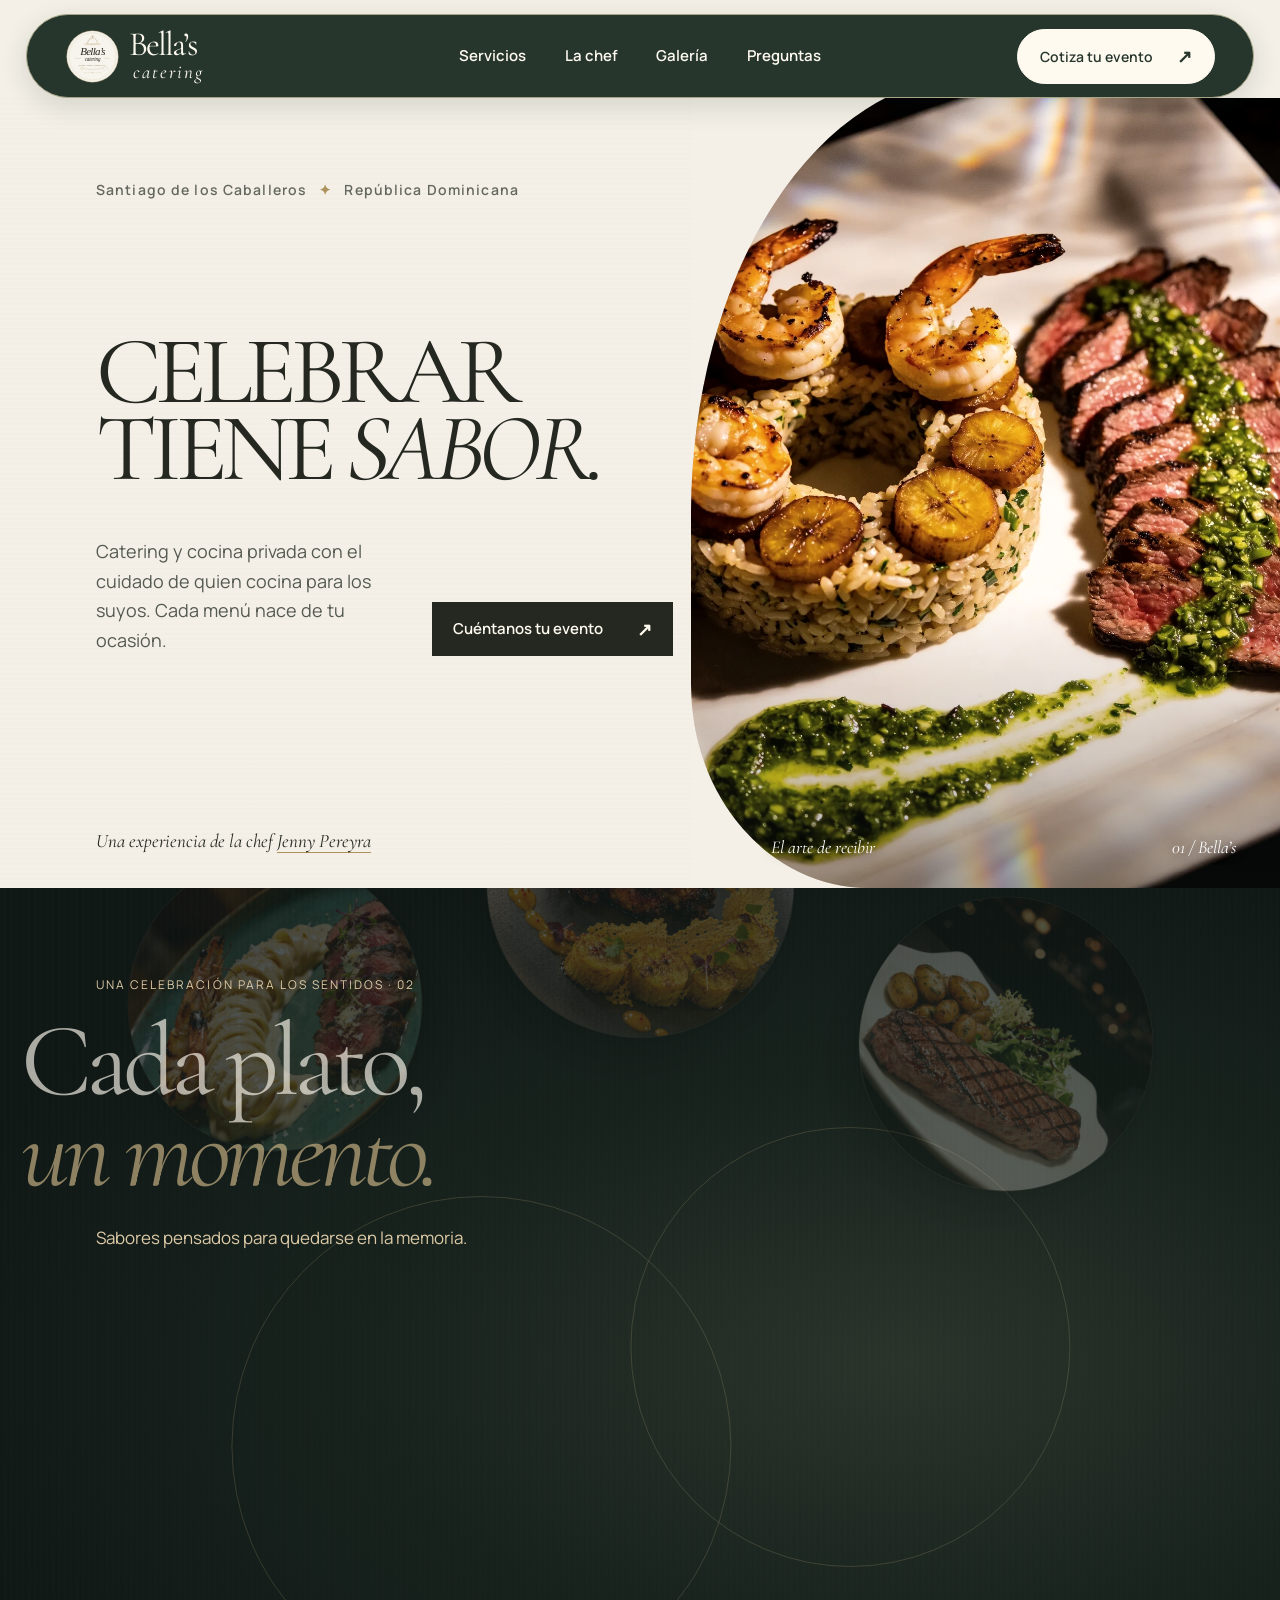
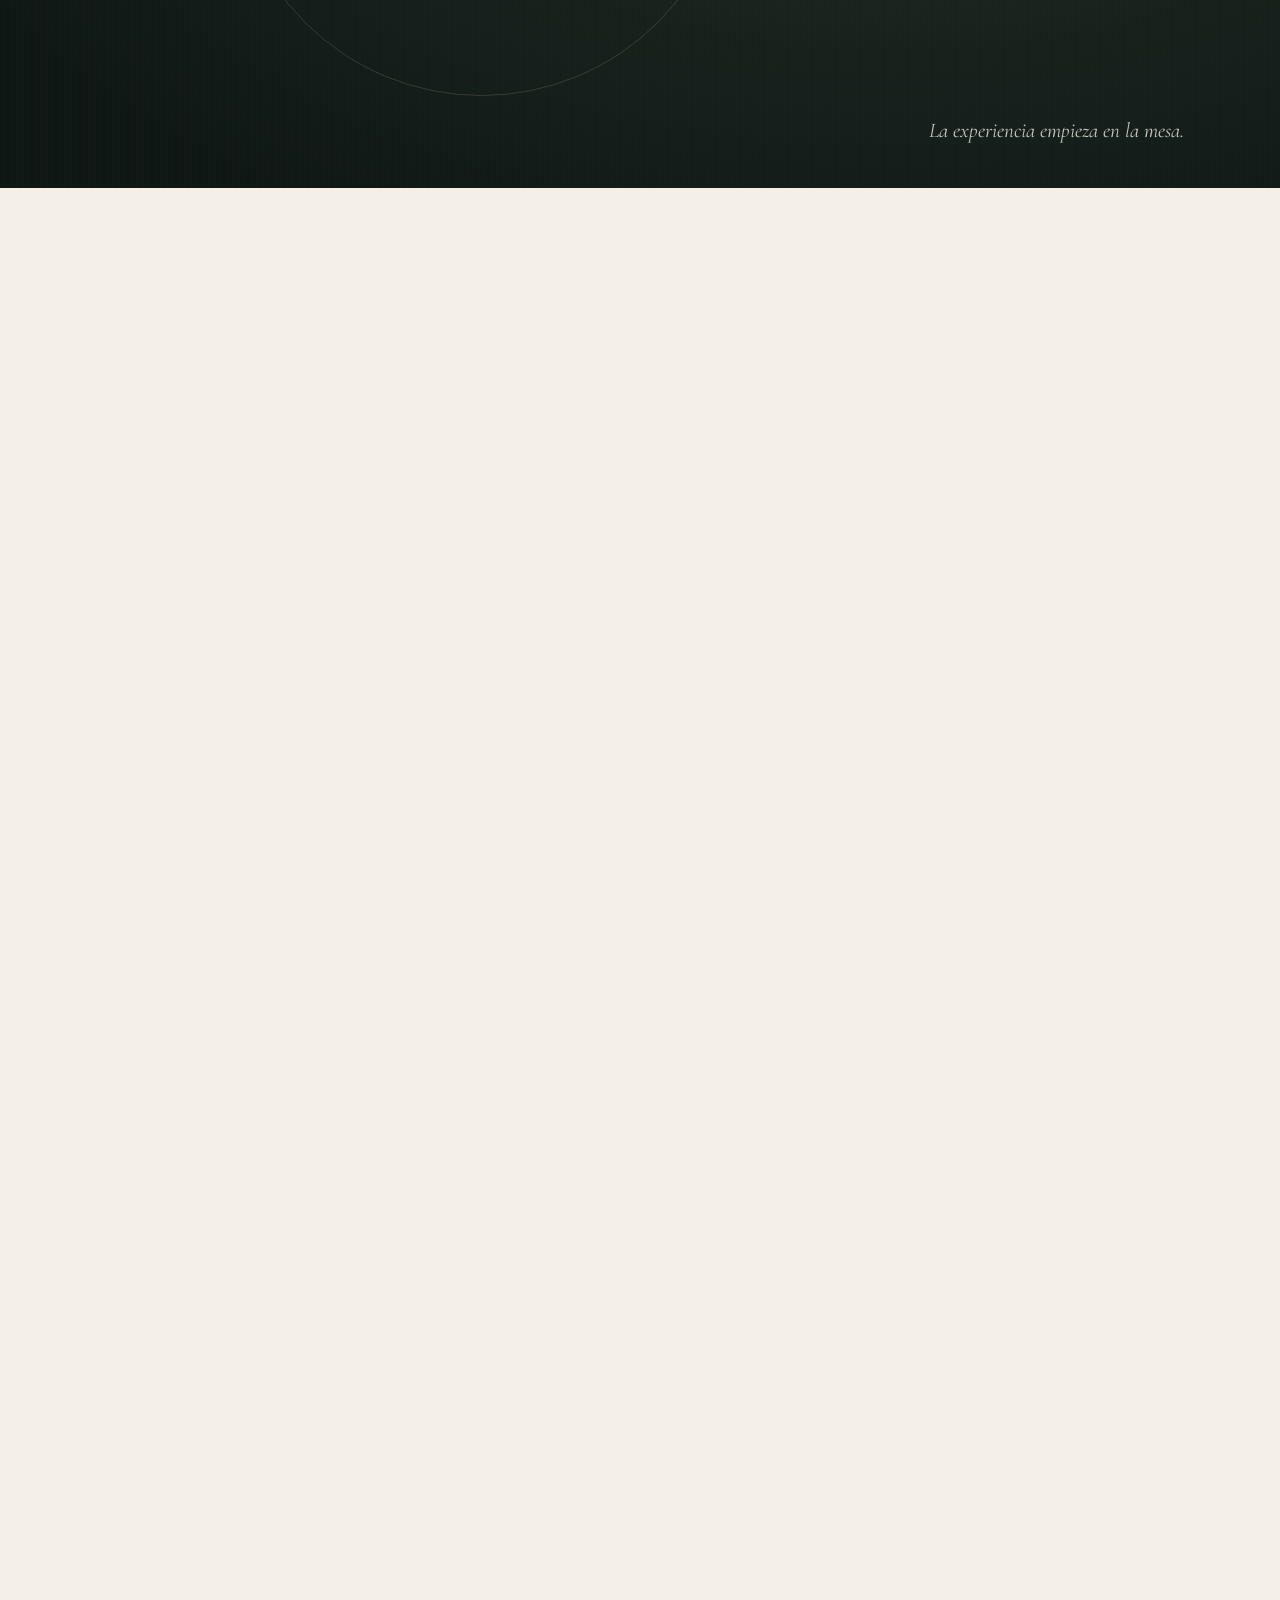
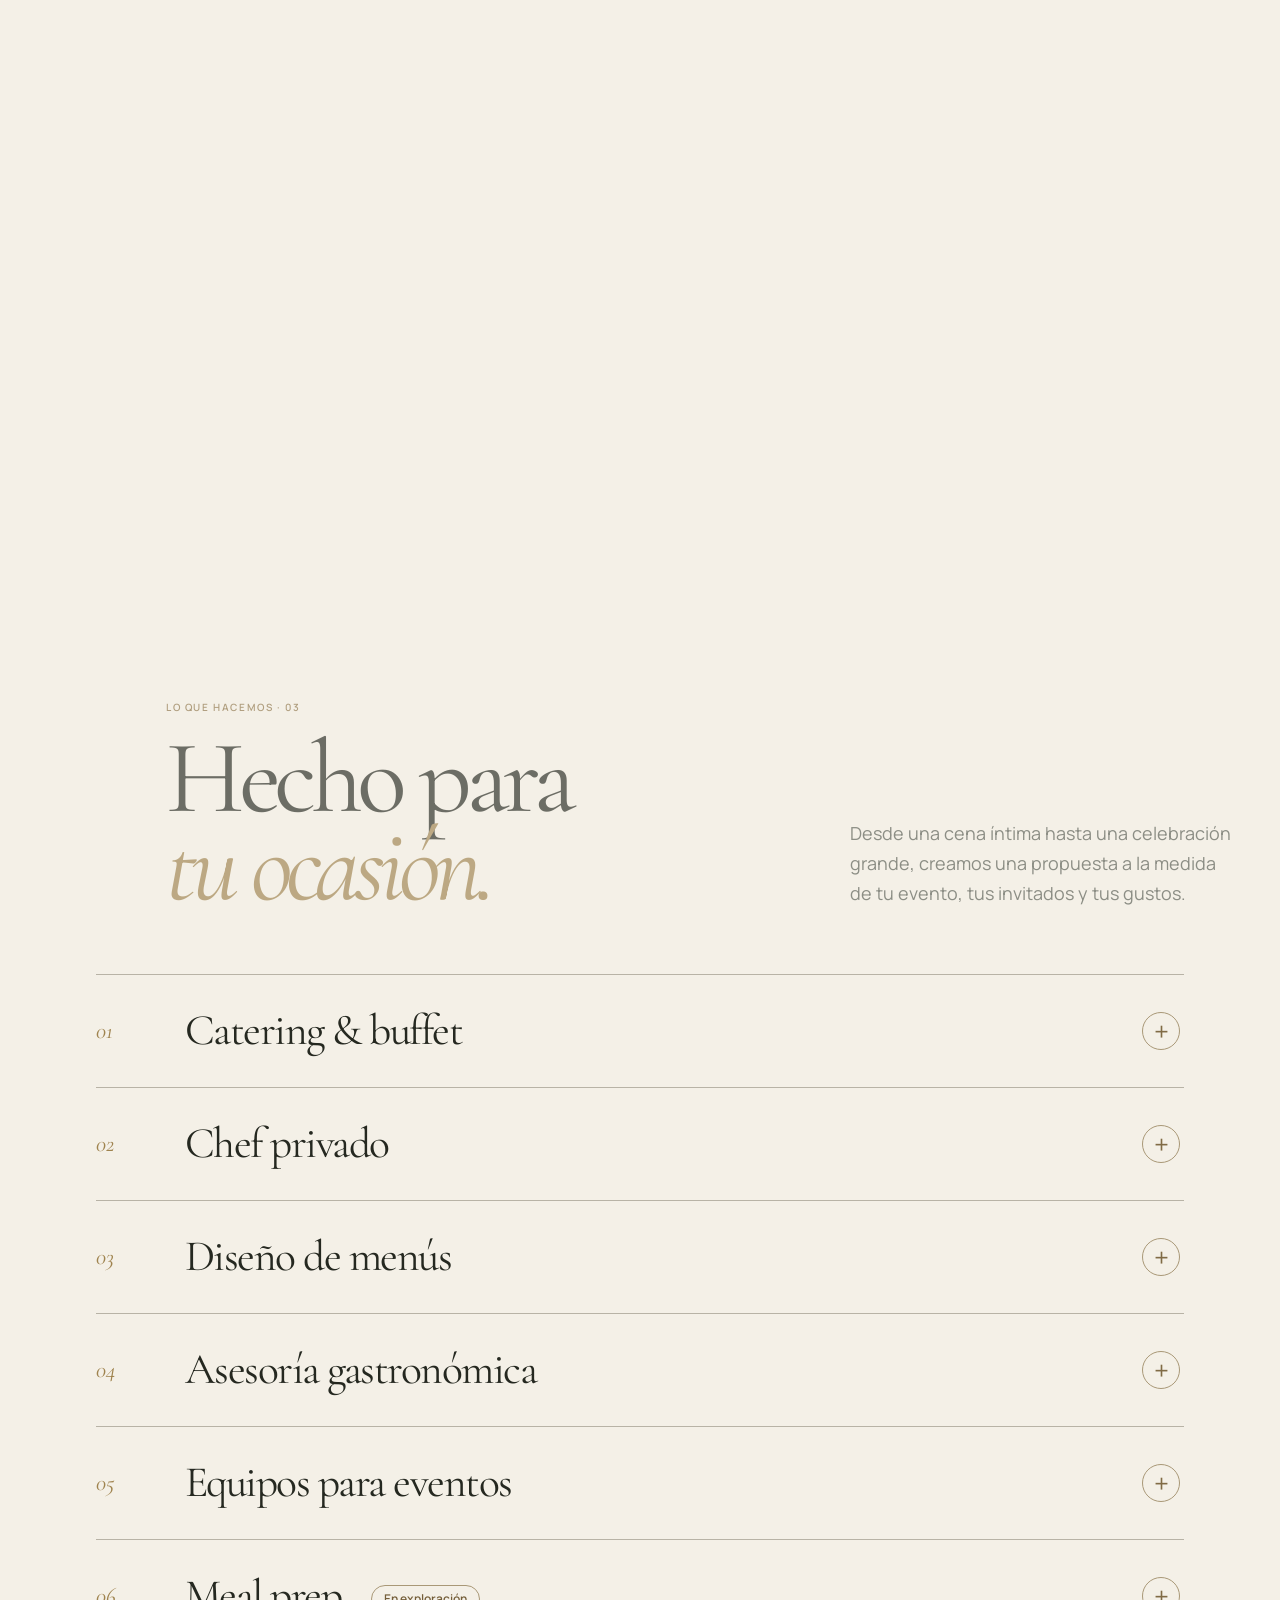
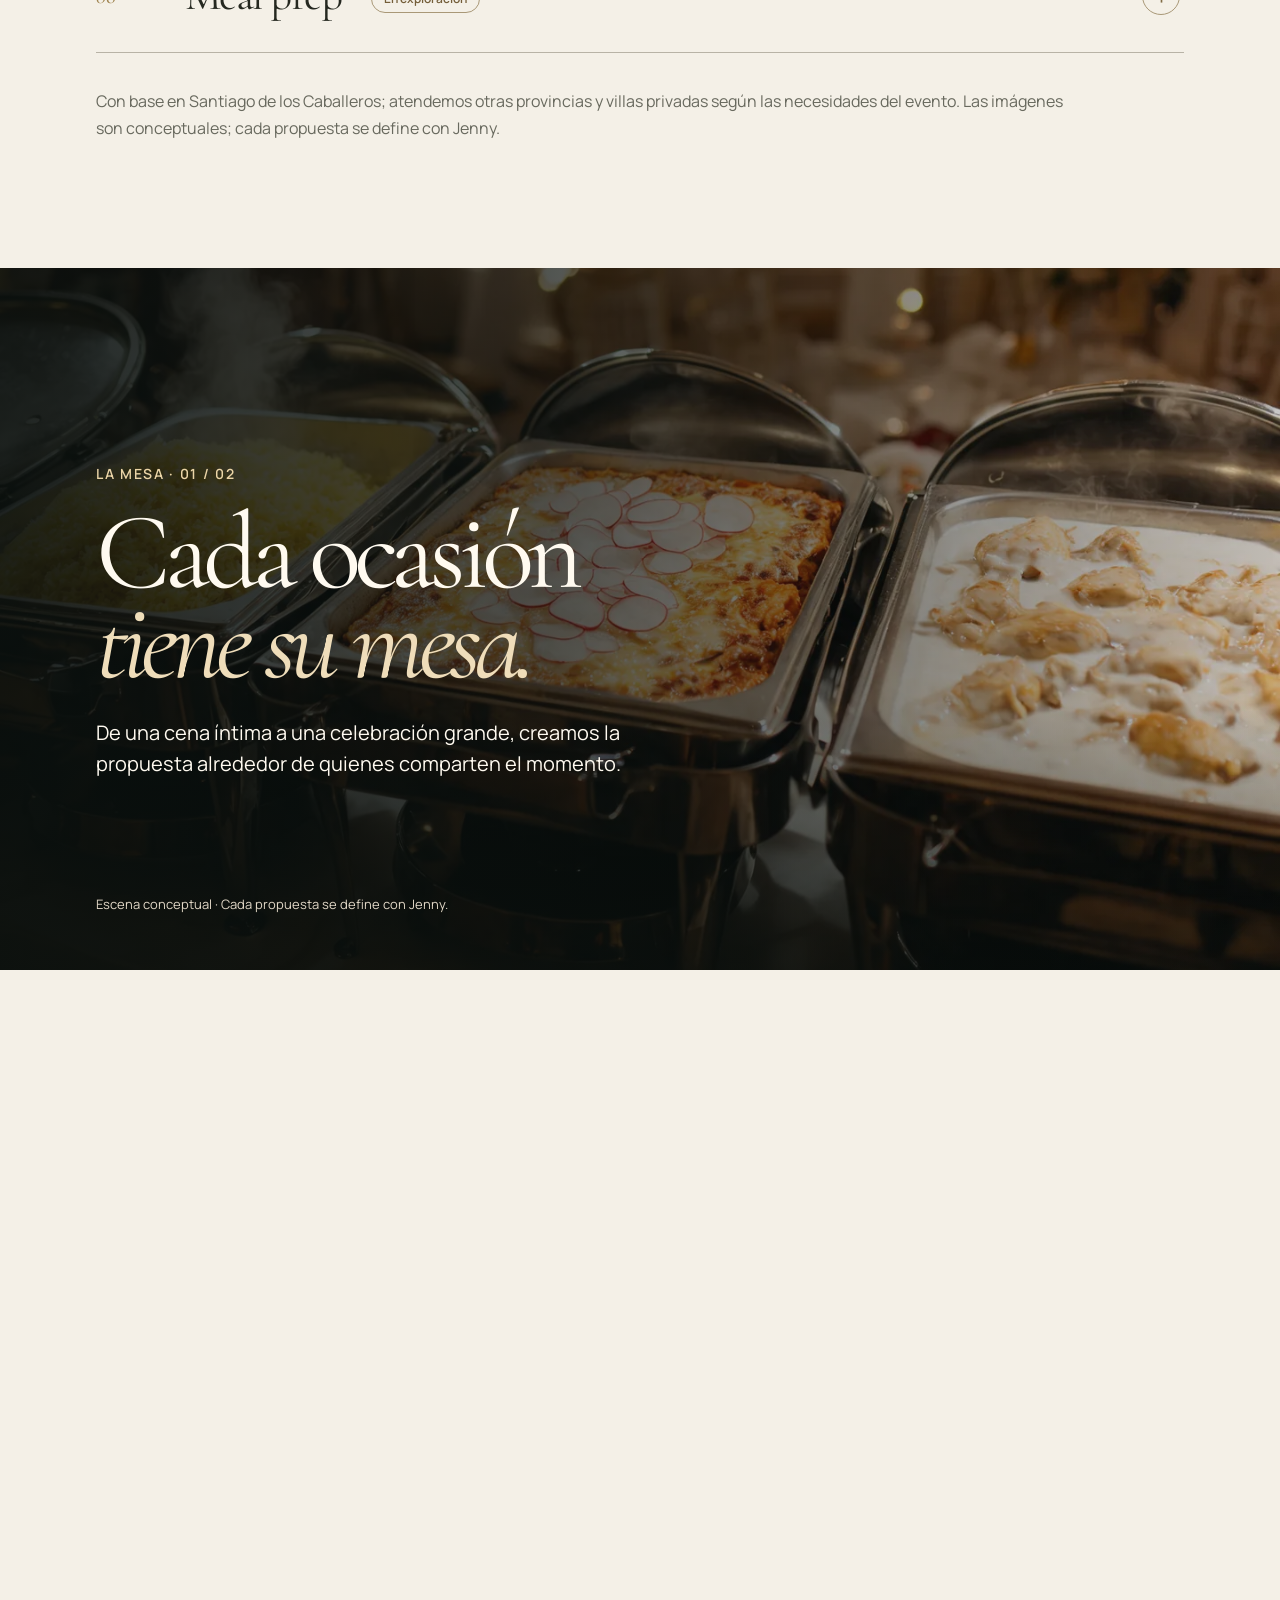
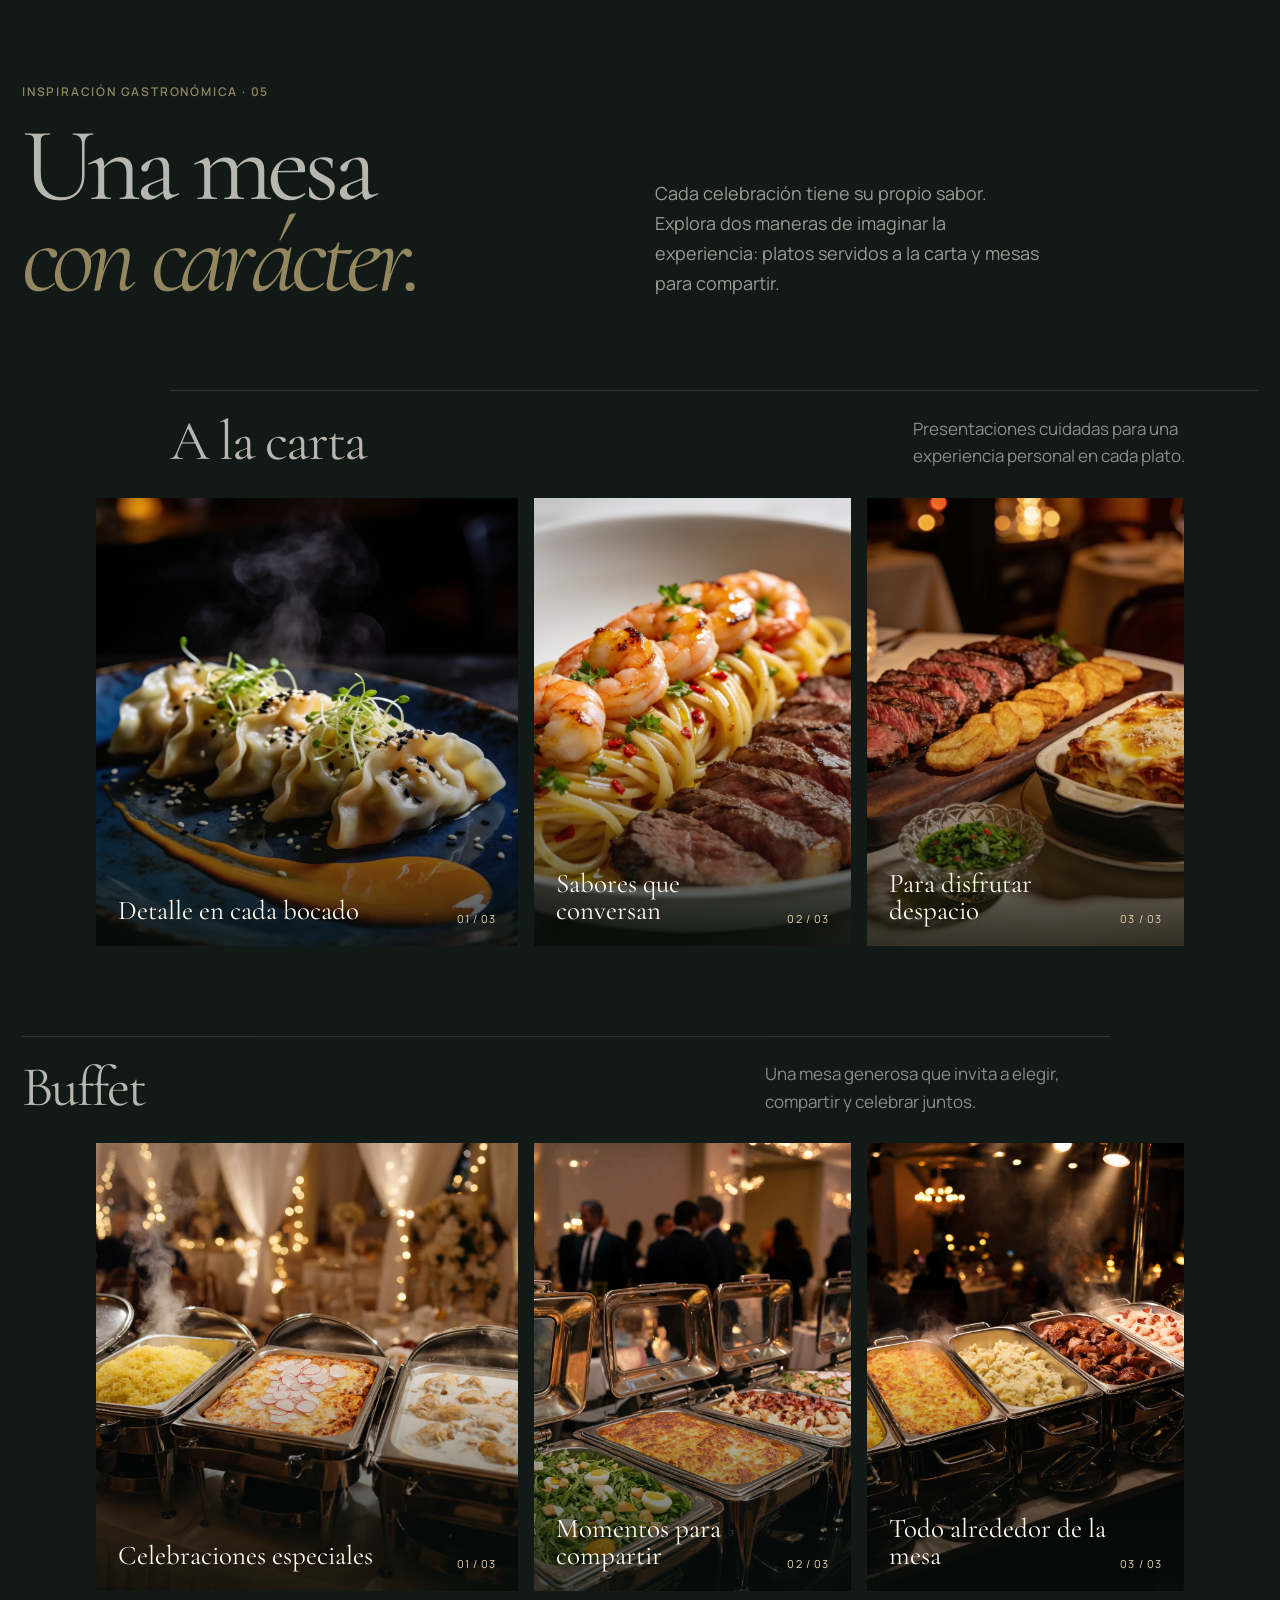
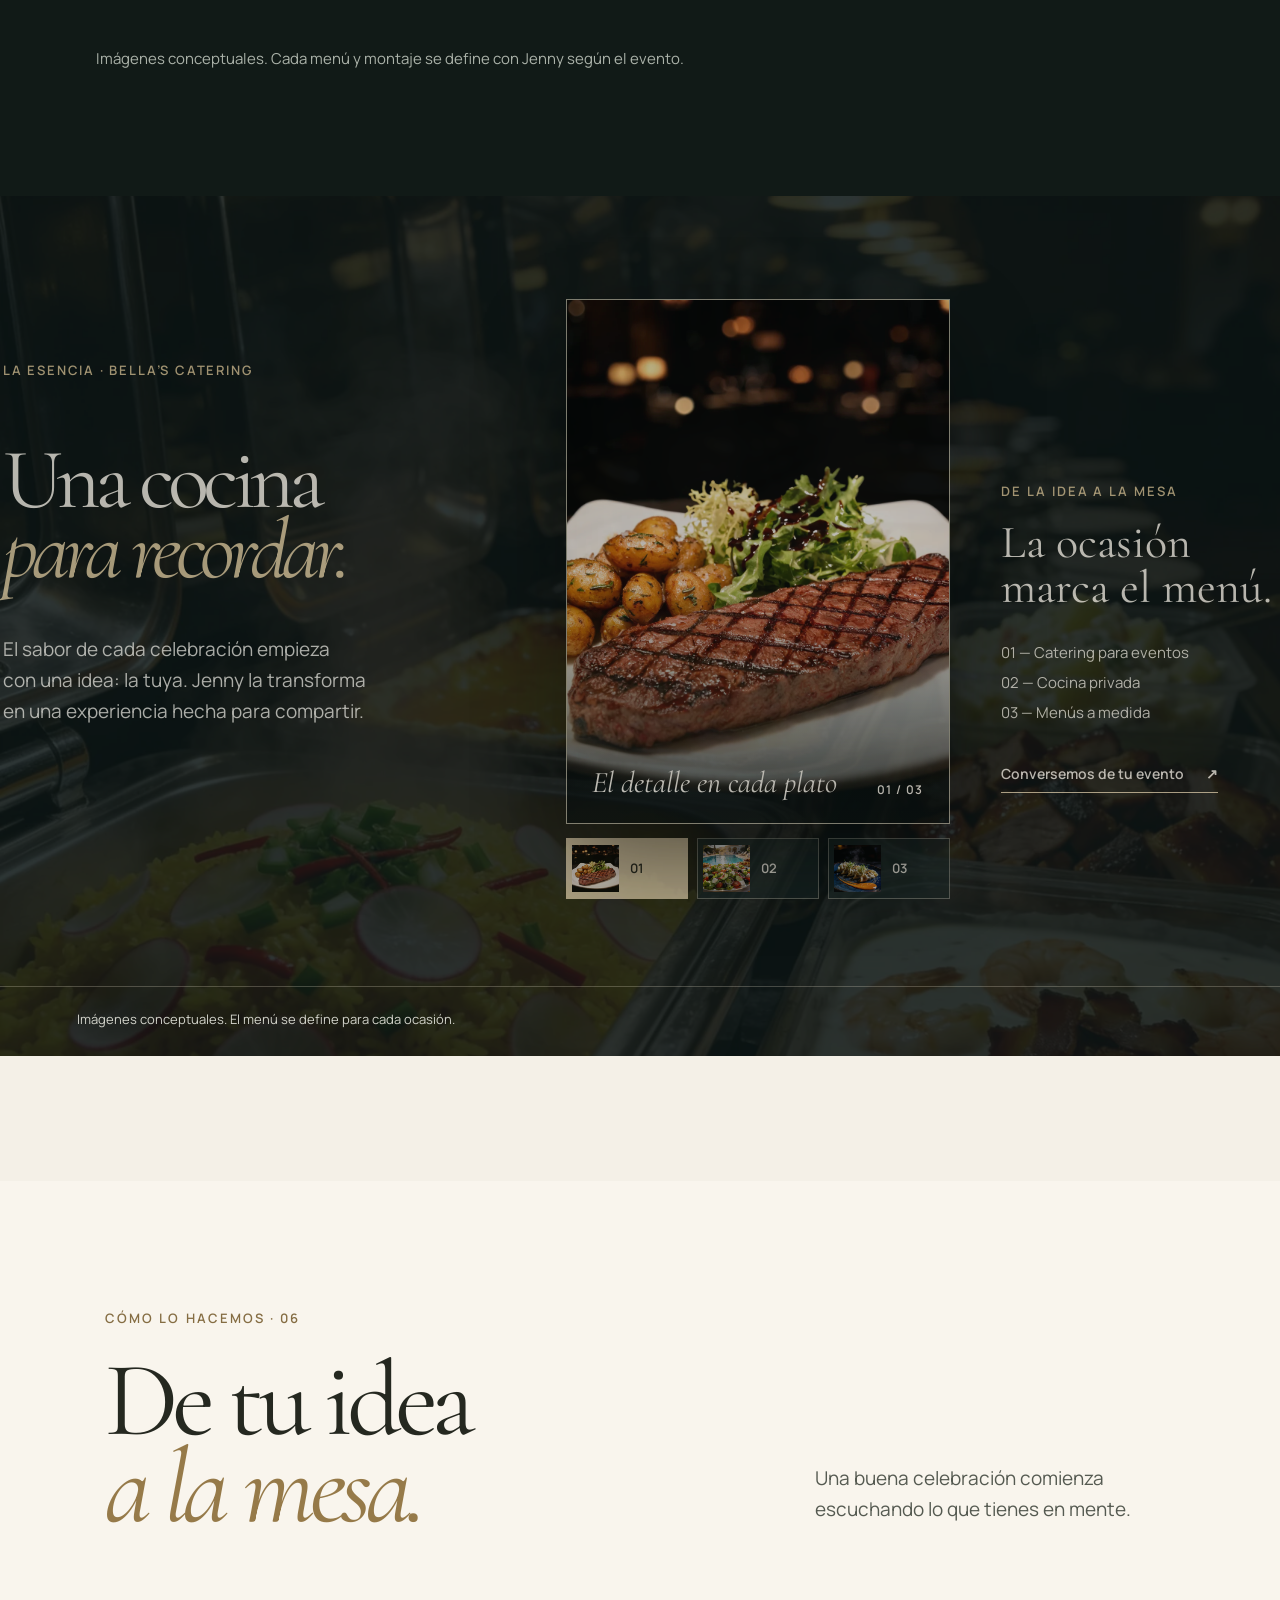
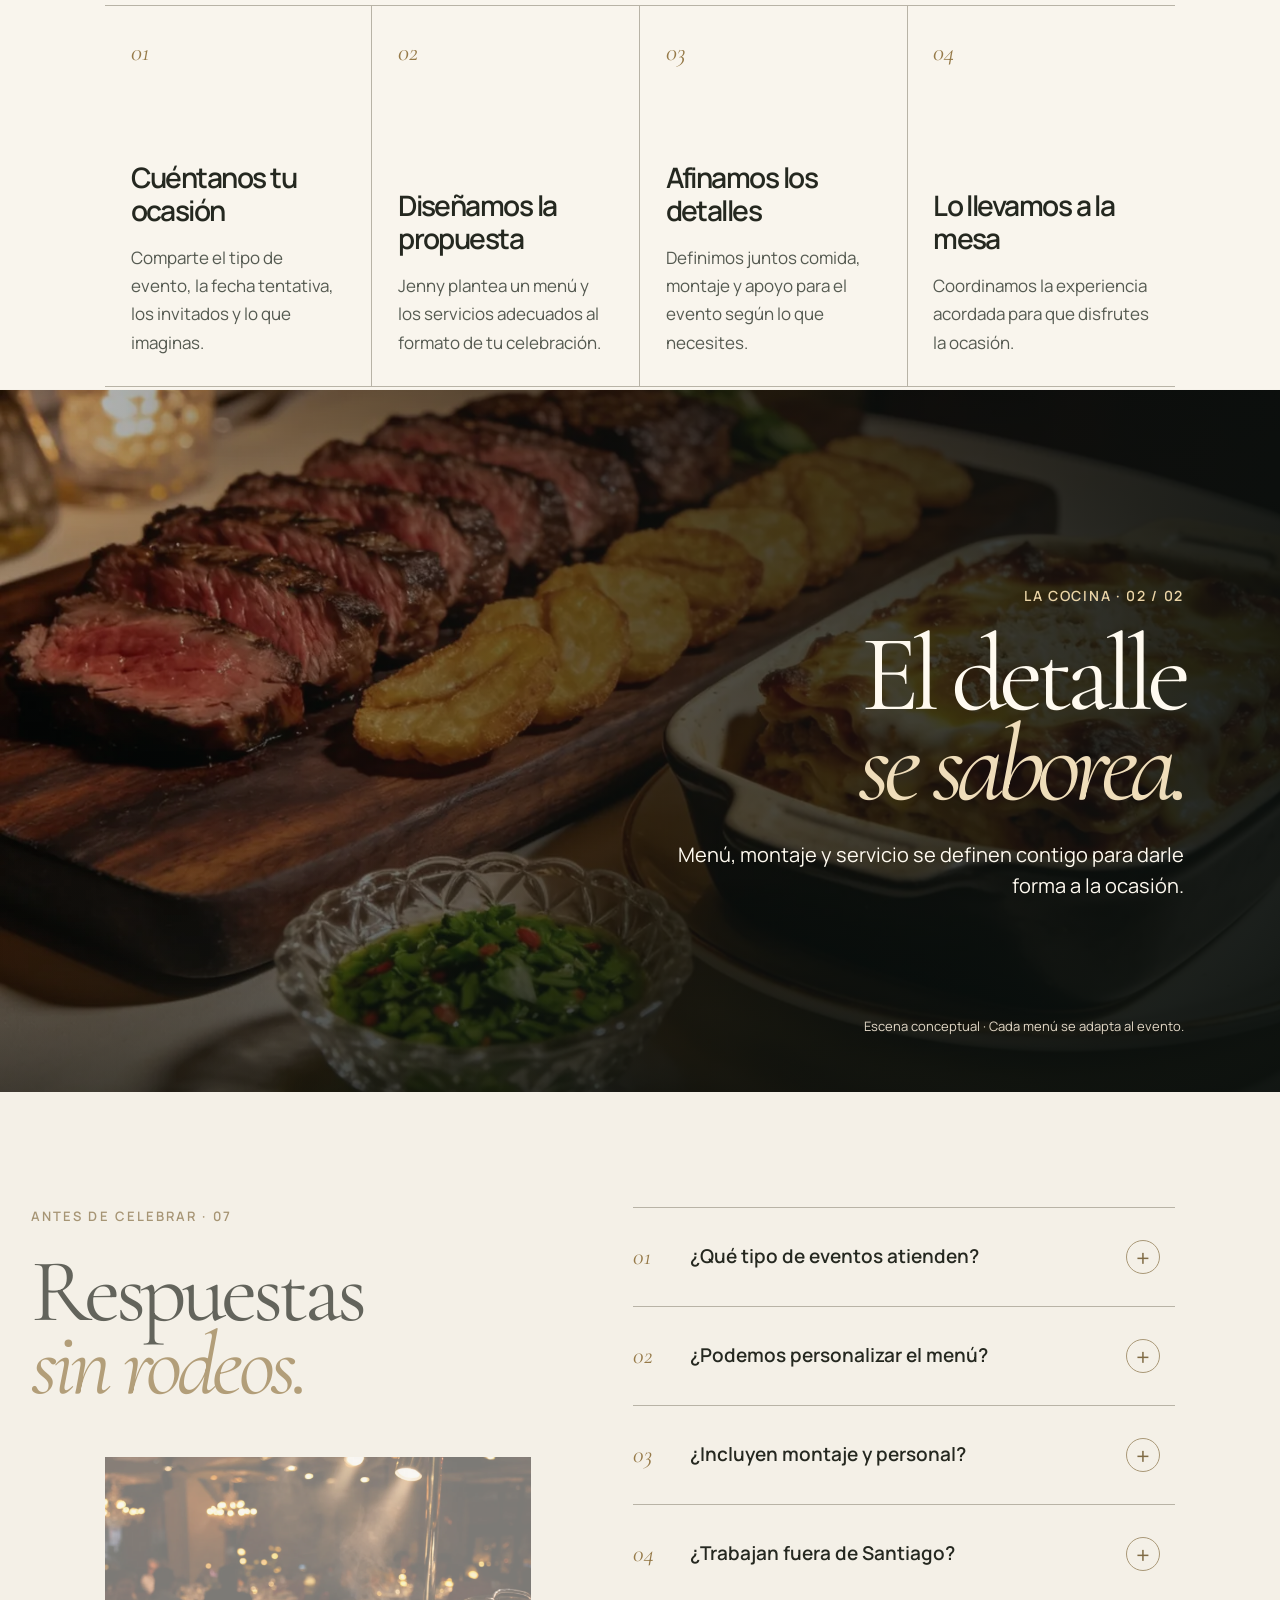
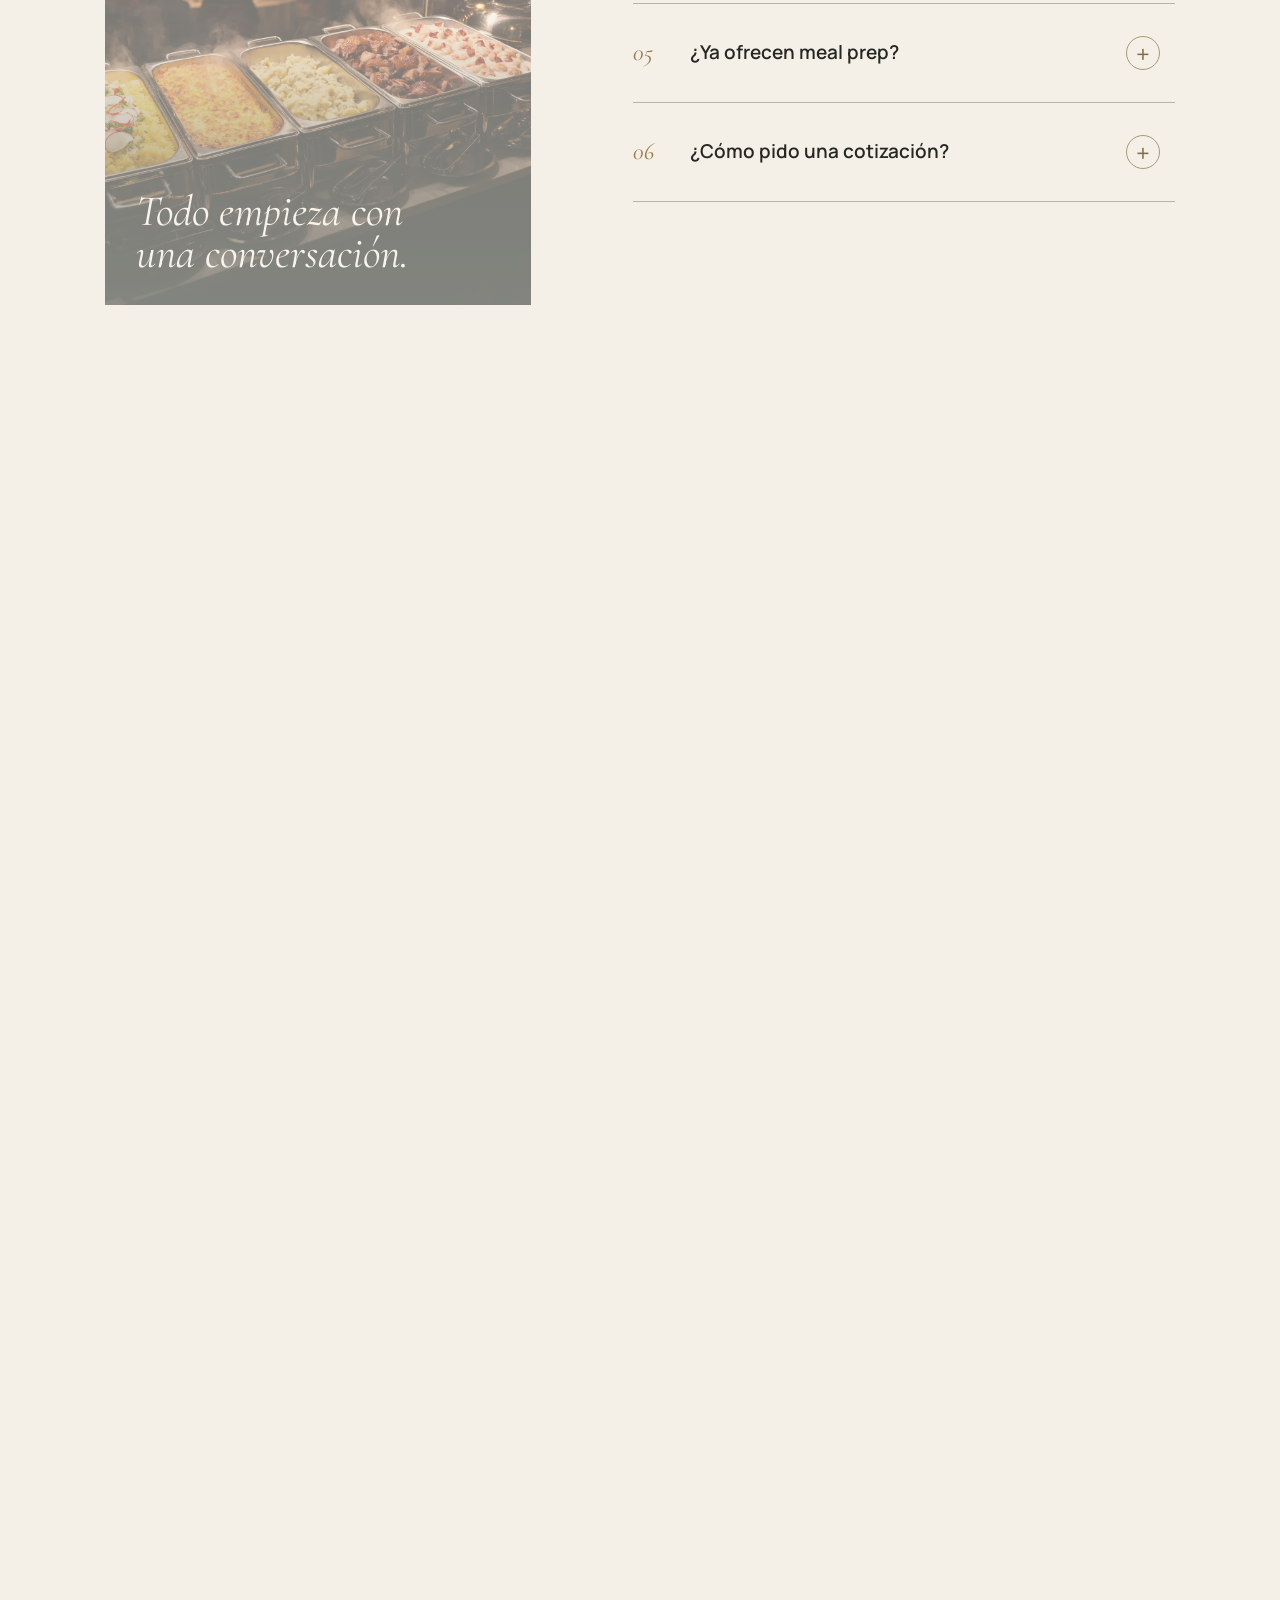
<file: index.html>
<!doctype html>
<html lang="es">
  <head>
    <meta charset="utf-8" />
    <meta name="viewport" content="width=device-width, initial-scale=1" />
    <meta name="theme-color" content="#f4f0e7" />
    <meta name="robots" content="index, follow" />
    <meta name="description" content="Bella’s Catering en Santiago de los Caballeros: catering para eventos, chef privado y experiencias gastronómicas creadas por la chef Jenny Pereyra." />
    <meta property="og:type" content="website" />
    <meta property="og:title" content="Catering para eventos en Santiago | Bella’s Catering" />
    <meta property="og:description" content="Catering y cocina privada para celebrar a tu manera en República Dominicana." />
    <meta property="og:url" content="https://bellascatering.cc/" />
    <meta property="og:image" content="https://bellascatering.cc/ASSETS/images/hero-dish.webp" />
    <meta property="og:image:alt" content="Plato de camarones, arroz y carne servido con salsa verde" />
    <meta name="twitter:card" content="summary_large_image" />
    <title>Catering para eventos en Santiago | Bella’s Catering</title>
    <link rel="canonical" href="https://bellascatering.cc/" />
    <script type="application/ld+json">
      {
        "@context": "https://schema.org",
        "@type": "Organization",
        "name": "Bella’s Catering",
        "alternateName": "Bella’s JP Catering",
        "url": "https://bellascatering.cc/",
        "logo": "https://bellascatering.cc/ASSETS/brand/bellas-seal.svg",
        "description": "Catering para eventos, chef privado y experiencias gastronómicas en Santiago de los Caballeros, República Dominicana.",
        "telephone": "+1-849-453-0297",
        "sameAs": ["https://www.instagram.com/Bellascatering___/"]
      }
    </script>
    <link rel="icon" href="ASSETS/brand/bellas-seal.svg" type="image/svg+xml" />
    <link rel="preload" href="ASSETS/fonts/cormorant-regular.woff2" as="font" type="font/woff2" crossorigin />
    <link rel="preload" href="ASSETS/fonts/manrope-regular.woff2" as="font" type="font/woff2" crossorigin />
    <link rel="stylesheet" href="css/base.css" />
    <link rel="stylesheet" href="css/hero.css" />
    <link rel="stylesheet" href="css/motion.css" />
    <link rel="stylesheet" href="css/sections.css" />
    <link rel="stylesheet" href="css/gallery.css" />
    <link rel="stylesheet" href="css/quote.css" />
    <link rel="stylesheet" href="css/reactions.css" />
    <link rel="stylesheet" href="css/process.css" />
    <link rel="stylesheet" href="css/signature.css" />
    <link rel="stylesheet" href="css/bella-way.css" />
    <link rel="stylesheet" href="css/parallax.css" />
    <link rel="stylesheet" href="css/section-transitions.css" />
    <link rel="stylesheet" href="css/footer.css?v=20261001" />
  </head>
  <body>
    <a class="skip-link" href="#contenido">Ir al contenido</a>
    <header class="site-header" id="inicio">
      <a class="brand" href="#inicio" aria-label="Bella’s Catering, ir al inicio">
        <img src="ASSETS/brand/bellas-seal.svg" alt="" width="62" height="62" />
        <span class="brand-copy"><strong>Bella’s</strong><small>catering</small></span>
      </a>
      <nav class="desktop-nav" aria-label="Navegación principal">
        <a href="#servicios">Servicios</a>
        <a href="#chef">La chef</a>
        <a href="#galeria">Galería</a>
        <a href="#preguntas">Preguntas</a>
      </nav>
      <a class="header-cta" href="#cotizar">Cotiza tu evento <span aria-hidden="true">↗</span></a>
      <details class="mobile-menu">
        <summary aria-label="Menú"><span></span><span></span></summary>
        <nav aria-label="Navegación móvil">
          <a href="#servicios">Servicios</a>
          <a href="#chef">La chef</a>
          <a href="#galeria">Galería</a>
          <a href="#preguntas">Preguntas</a>
          <a class="mobile-menu__cta" href="#cotizar">Cotiza tu evento <span aria-hidden="true">↗</span></a>
        </nav>
      </details>
    </header>

    <main id="contenido">
      <section class="hero" aria-labelledby="hero-title">
        <div class="hero-copy">
          <p class="hero-location">Santiago de los Caballeros <span aria-hidden="true">✦</span> República Dominicana</p>
          <h1 id="hero-title">Celebrar<br />tiene <em>sabor.</em></h1>
          <div class="hero-intro">
            <p>Catering y cocina privada con el cuidado de quien cocina para los suyos. Cada menú nace de tu ocasión.</p>
            <a class="button button-dark" href="https://wa.me/18494530297?text=Hola%2C%20quiero%20cotizar%20un%20evento%20con%20Bella%E2%80%99s%20Catering." target="_blank" rel="noopener noreferrer">Cuéntanos tu evento <span aria-hidden="true">↗</span></a>
          </div>
          <p class="hero-signature">Una experiencia de la chef <strong>Jenny Pereyra</strong></p>
        </div>
        <div class="hero-visual">
          <div class="hero-photo-wrap">
            <img class="hero-photo" src="ASSETS/images/hero-dish.webp" alt="Plato de camarones, arroz y carne servido con salsa verde" width="1600" height="1600" fetchpriority="high" />
          </div>
          <div class="hero-photo-caption" aria-hidden="true"><span>El arte de recibir</span><span>01 / Bella’s</span></div>
        </div>
      </section>
      <section class="food-scene" aria-labelledby="food-scene-title">
        <p class="food-scene__eyebrow">Una celebración para los sentidos · 02</p>
        <h2 class="food-scene__heading" id="food-scene-title">Cada plato,<br /><em>un momento.</em></h2>
        <p class="food-scene__note">Sabores pensados para quedarse en la memoria.</p>
        <div class="food-scene__stage" aria-label="Presentaciones gastronómicas de Bella’s Catering">
          <span class="food-scene__orbit food-scene__orbit--one" aria-hidden="true"></span>
          <span class="food-scene__orbit food-scene__orbit--two" aria-hidden="true"></span>
          <div class="food-scene__plate food-scene__plate--left" data-plate="0"><img src="ASSETS/images/dish-seafood.webp" alt="Pasta cremosa con mariscos y carne en plato turquesa" width="1100" height="1100" loading="lazy" /></div>
          <div class="food-scene__plate food-scene__plate--main" data-plate="1"><img src="ASSETS/images/dish-glazed.webp" alt="Preparación glaseada con plátano y hierbas frescas" width="1100" height="1473" loading="lazy" /></div>
          <div class="food-scene__plate food-scene__plate--right" data-plate="2"><img src="ASSETS/images/dish-steak.webp" alt="Corte de carne sobre puré con setas" width="1100" height="1100" loading="lazy" /></div>
          <div class="food-scene__plate food-scene__plate--extra" data-plate="3"><img src="ASSETS/images/gallery-dumplings.webp" alt="Bocados servidos en una presentación editorial" width="1440" height="1440" loading="lazy" /></div>
          <div class="food-scene__plate food-scene__plate--extra" data-plate="4"><img src="ASSETS/images/gallery-seafood-steak.webp" alt="Plato de mariscos y carne presentado para una ocasión especial" width="1440" height="1440" loading="lazy" /></div>
          <div class="food-scene__plate food-scene__plate--extra" data-plate="5"><img src="ASSETS/images/scene-surf-turf.webp" alt="Camarones y carne con arroz y salsa de hierbas sobre plato blanco" width="1100" height="1100" loading="lazy" /></div>
          <div class="food-scene__plate food-scene__plate--extra" data-plate="6"><img src="ASSETS/images/scene-steak-mushrooms.webp" alt="Corte de carne con puré, setas y hierbas sobre piedra oscura" width="1100" height="1100" loading="lazy" /></div>
          <div class="food-scene__fragments" aria-hidden="true">
            <span class="food-scene__fragment food-scene__fragment--leaf"></span>
            <span class="food-scene__fragment food-scene__fragment--seed"></span>
            <span class="food-scene__fragment food-scene__fragment--ribbon"></span>
            <span class="food-scene__fragment food-scene__fragment--leaf"></span>
            <span class="food-scene__fragment food-scene__fragment--seed"></span>
            <span class="food-scene__fragment food-scene__fragment--ribbon"></span>
          </div>
        </div>
        <p class="food-scene__footer">La experiencia empieza en la mesa.</p>
      </section>
      <section class="services" id="servicios" aria-labelledby="services-title">
        <div class="services__intro">
          <div>
            <p class="section-kicker">Lo que hacemos · 03</p>
            <h2 id="services-title">Hecho para<br /><em>tu ocasión.</em></h2>
          </div>
          <p>Desde una cena íntima hasta una celebración grande, creamos una propuesta a la medida de tu evento, tus invitados y tus gustos.</p>
        </div>

        <div class="services__list">
          <details class="service" name="services">
            <summary class="service__summary"><span class="service__number">01</span><span class="service__title">Catering &amp; buffet</span><span class="service__mark" aria-hidden="true">+</span></summary>
            <div class="service__panel"><p>Para bodas, cumpleaños, bautizos y celebraciones especiales. La propuesta puede incluir comida, montaje, vajilla, meseros, decoración y limpieza, según cada evento.</p><figure class="service__visual"><img src="ASSETS/images/gallery-buffet-wedding.webp" alt="Buffet conceptual preparado para una celebración" width="1440" height="1440" loading="lazy" /></figure></div>
          </details>
          <details class="service" name="services">
            <summary class="service__summary"><span class="service__number">02</span><span class="service__title">Chef privado</span><span class="service__mark" aria-hidden="true">+</span></summary>
            <div class="service__panel"><p>Una experiencia gastronómica personal para reuniones en casa o villas privadas, con menú pensado alrededor de quienes se sientan a la mesa.</p><figure class="service__visual service__visual--portrait"><img src="ASSETS/images/jenny-plating.webp" alt="Representación editorial de Jenny emplatando en una cocina" width="1280" height="1440" loading="lazy" /></figure></div>
          </details>
          <details class="service" name="services">
            <summary class="service__summary"><span class="service__number">03</span><span class="service__title">Diseño de menús</span><span class="service__mark" aria-hidden="true">+</span></summary>
            <div class="service__panel"><p>Creación de propuestas a la carta, de comida rápida o para ocasiones especiales. Adaptamos sabores, formato y porciones a lo que necesitas.</p><figure class="service__visual"><img src="ASSETS/images/gallery-seafood-steak.webp" alt="Plato conceptual de pasta, camarones y carne" width="1440" height="1440" loading="lazy" /></figure></div>
          </details>
          <details class="service" name="services">
            <summary class="service__summary"><span class="service__number">04</span><span class="service__title">Asesoría gastronómica</span><span class="service__mark" aria-hidden="true">+</span></summary>
            <div class="service__panel"><p>Apoyo para cocinas comerciales y restaurantes: instalación, menús, capacitación, costos, recetas, porciones y organización de la producción.</p><figure class="service__visual service__visual--team"><img src="ASSETS/images/jenny-with-team.webp" alt="Escena conceptual de colaboración en una cocina profesional" width="1280" height="1440" loading="lazy" /></figure></div>
          </details>
          <details class="service" name="services">
            <summary class="service__summary"><span class="service__number">05</span><span class="service__title">Equipos para eventos</span><span class="service__mark" aria-hidden="true">+</span></summary>
            <div class="service__panel"><p>Soluciones de montaje con chafing dishes, vajilla y otros equipos. Combinamos materiales propios y alquileres según el tamaño de la celebración.</p><figure class="service__visual"><img src="ASSETS/images/gallery-buffet-corporate.webp" alt="Montaje conceptual de buffet con equipos para servir" width="1440" height="1440" loading="lazy" /></figure></div>
          </details>
          <details class="service service--exploring" name="services">
            <summary class="service__summary"><span class="service__number">06</span><span class="service__title">Meal prep <small>En exploración</small></span><span class="service__mark" aria-hidden="true">+</span></summary>
            <div class="service__panel"><p>Jenny está considerando preparar comidas para organizar la semana con su estilo de cocina. Todavía no hay planes, fechas de lanzamiento ni opciones de compra definidas.</p><figure class="service__visual service__visual--meal"><span class="service__meal-grid"><img src="ASSETS/images/meal-prep-selection.webp" alt="Selección conceptual de comidas preparadas y organizadas para la semana" width="1536" height="1024" loading="lazy" /><img src="ASSETS/images/meal-prep-plating.webp" alt="Preparación conceptual de porciones para meal prep" width="1536" height="1024" loading="lazy" /><img src="ASSETS/images/meal-prep-closeup.webp" alt="Detalle conceptual de una comida preparada" width="1536" height="1024" loading="lazy" /></span></figure></div>
          </details>
        </div>
        <p class="services__note">Con base en Santiago de los Caballeros; atendemos otras provincias y villas privadas según las necesidades del evento. Las imágenes son conceptuales; cada propuesta se define con Jenny.</p>
      </section>

      <section class="parallax-panel parallax-panel--gathering" aria-labelledby="gathering-title">
        <div class="parallax-panel__media" aria-hidden="true">
          <img class="parallax-panel__image" src="ASSETS/images/gallery-buffet-wedding.webp" alt="" width="1440" height="1440" loading="lazy" />
          <video class="parallax-panel__video" muted loop playsinline preload="none" tabindex="-1"><source src="ASSETS/videos/la-mesa-1.mp4" type="video/mp4" /></video>
        </div>
        <div class="parallax-panel__content">
          <p class="parallax-panel__eyebrow">La mesa · 01 / 02</p>
          <h2 id="gathering-title">Cada ocasión<br /><em>tiene su mesa.</em></h2>
          <p class="parallax-panel__description">De una cena íntima a una celebración grande, creamos la propuesta alrededor de quienes comparten el momento.</p>
          <p class="parallax-panel__note">Escena conceptual · Cada propuesta se define con Jenny.</p>
        </div>
      </section>
      <div class="section-stage section-stage--biography" id="chef" data-section-motion="left" data-section-hold="biography">
      <section class="biography" aria-labelledby="biography-title">
        <div class="biography__visual">
          <img src="ASSETS/images/jenny-portrait.webp" alt="Representación editorial de la chef Jenny Pereyra en una cocina profesional" width="1500" height="1500" loading="lazy" />
          <div class="biography__stamp" aria-hidden="true"><span>Jenny<br />Pereyra</span><small>Chef &amp; fundadora</small></div>
        </div>
        <div class="biography__copy">
          <p class="section-kicker">Detrás de cada plato · 04</p>
          <h2 id="biography-title">Soy Jenny.<br /><em>Mucho gusto.</em></h2>
          <p class="biography__lead">El amor por la cocina comenzó en casa y hoy vive en cada celebración que preparo.</p>
          <p class="biography__body">Soy Jenny Pereyra, creadora de Bella’s Catering. El nombre nace de mi hija, mi mayor inspiración para convertir una pasión de toda la vida en un proyecto propio. Estudié Artes Culinarias y sigo aprendiendo para llevar a cada mesa creatividad, dedicación y atención al detalle.</p>
          <div class="biography__facts"><span><strong>~10 años</strong>de experiencia gastronómica</span><span><strong>1 año y 4 meses</strong>de formación en Artes Culinarias</span></div>
          <a class="biography__link" href="https://wa.me/18494530297?text=Hola%2C%20quiero%20hablar%20con%20Jenny%20sobre%20un%20evento." target="_blank" rel="noopener noreferrer">Hablemos de tu celebración ↗</a>
        </div>
      </section>
      </div>
      <section class="gallery" id="galeria" aria-labelledby="gallery-title">
        <div class="gallery__intro">
          <div><p class="gallery__kicker">Inspiración gastronómica · 05</p><h2 id="gallery-title">Una mesa<br /><em>con carácter.</em></h2></div>
          <p>Cada celebración tiene su propio sabor. Explora dos maneras de imaginar la experiencia: platos servidos a la carta y mesas para compartir.</p>
        </div>
        <div class="gallery__group" aria-labelledby="gallery-carte-title">
          <div class="gallery__group-head"><h3 id="gallery-carte-title">A la carta</h3><p>Presentaciones cuidadas para una experiencia personal en cada plato.</p></div>
          <div class="gallery__grid">
            <figure class="gallery__card"><img src="ASSETS/images/gallery-dumplings.webp" alt="Dumplings al vapor con hierbas en un plato azul" width="1440" height="1440" loading="lazy" /><figcaption>Detalle en cada bocado <small>01 / 03</small></figcaption></figure>
            <figure class="gallery__card"><img src="ASSETS/images/gallery-seafood-steak.webp" alt="Pasta con camarones y corte de carne servido en plato blanco" width="1440" height="1440" loading="lazy" /><figcaption>Sabores que conversan <small>02 / 03</small></figcaption></figure>
            <figure class="gallery__card"><img src="ASSETS/images/gallery-steak-lasagna.webp" alt="Corte de carne, lasaña y ensalada en mesa de cena" width="1440" height="1440" loading="lazy" /><figcaption>Para disfrutar despacio <small>03 / 03</small></figcaption></figure>
          </div>
        </div>
        <div class="gallery__group" aria-labelledby="gallery-buffet-title">
          <div class="gallery__group-head"><h3 id="gallery-buffet-title">Buffet</h3><p>Una mesa generosa que invita a elegir, compartir y celebrar juntos.</p></div>
          <div class="gallery__grid">
            <figure class="gallery__card"><img src="ASSETS/images/gallery-buffet-wedding.webp" alt="Buffet con chafing dishes en salón de celebración" width="1440" height="1440" loading="lazy" /><figcaption>Celebraciones especiales <small>01 / 03</small></figcaption></figure>
            <figure class="gallery__card"><img src="ASSETS/images/gallery-buffet-corporate.webp" alt="Mesa de buffet con ensalada, arroz y bandejas calientes" width="1440" height="1440" loading="lazy" /><figcaption>Momentos para compartir <small>02 / 03</small></figcaption></figure>
            <figure class="gallery__card"><img src="ASSETS/images/gallery-buffet-warm.webp" alt="Buffet cálido con varias bandejas de comida y luz de salón" width="1440" height="1440" loading="lazy" /><figcaption>Todo alrededor de la mesa <small>03 / 03</small></figcaption></figure>
          </div>
        </div>
        <p class="gallery__note">Imágenes conceptuales. Cada menú y montaje se define con Jenny según el evento.</p>
      </section>
      <section class="signature" id="esencia" aria-labelledby="signature-title">
        <img class="signature__backdrop" src="ASSETS/images/feature-buffet.webp" alt="" width="1400" height="1400" loading="lazy" />
        <div class="signature__layout">
          <div class="signature__copy">
            <p class="signature__eyebrow">La esencia · Bella’s Catering</p>
            <h2 id="signature-title">Una cocina<br /><em>para recordar.</em></h2>
            <p>El sabor de cada celebración empieza con una idea: la tuya. Jenny la transforma en una experiencia hecha para compartir.</p>
          </div>
          <div class="signature__showcase">
            <div class="signature__photos">
              <figure class="signature__slide is-active" data-signature-slide="0" aria-hidden="false">
                <img src="ASSETS/images/feature-steak.webp" alt="Plato conceptual de carne a la parrilla con papas y ensalada" width="1400" height="1400" loading="lazy" />
                <figcaption>El detalle en cada plato <span>01 / 03</span></figcaption>
              </figure>
              <figure class="signature__slide" data-signature-slide="1" aria-hidden="true">
                <img src="ASSETS/images/feature-pool-celebration.webp" alt="Mesa conceptual con ensalada junto a una piscina para una celebración" width="1400" height="1400" loading="lazy" />
                <figcaption>Momentos para compartir <span>02 / 03</span></figcaption>
              </figure>
              <figure class="signature__slide" data-signature-slide="2" aria-hidden="true">
                <img src="ASSETS/images/gallery-dumplings.webp" alt="Dumplings presentados en plato azul con salsa" width="1440" height="1440" loading="lazy" />
                <figcaption>Sabores que sorprenden <span>03 / 03</span></figcaption>
              </figure>
            </div>
            <div class="signature__controls" role="group" aria-label="Explorar fotografías">
              <button type="button" data-signature-target="0" aria-label="Ver el plato de carne" aria-pressed="true"><img src="ASSETS/images/feature-steak.webp" alt="" width="1400" height="1400" loading="lazy" /><span>01</span></button>
              <button type="button" data-signature-target="1" aria-label="Ver la celebración junto a la piscina" aria-pressed="false"><img src="ASSETS/images/feature-pool-celebration.webp" alt="" width="1400" height="1400" loading="lazy" /><span>02</span></button>
              <button type="button" data-signature-target="2" aria-label="Ver los dumplings" aria-pressed="false"><img src="ASSETS/images/gallery-dumplings.webp" alt="" width="1440" height="1440" loading="lazy" /><span>03</span></button>
            </div>
          </div>
          <div class="signature__aside">
            <p>De la idea a la mesa</p>
            <h3>La ocasión marca el menú.</h3>
            <span>01 — Catering para eventos<br />02 — Cocina privada<br />03 — Menús a medida</span>
            <a href="#cotizar">Conversemos de tu evento <span aria-hidden="true">↗</span></a>
          </div>
        </div>
        <p class="signature__note">Imágenes conceptuales. El menú se define para cada ocasión.</p>
      </section>
      <div class="section-stage section-stage--process" id="proceso" data-section-motion="up">
      <section class="process" aria-labelledby="process-title">
        <div class="process__intro">
          <div>
            <p class="process__eyebrow">Cómo lo hacemos · 06</p>
            <h2 id="process-title">De tu idea<br /><em>a la mesa.</em></h2>
          </div>
          <p>Una buena celebración comienza escuchando lo que tienes en mente.</p>
        </div>
        <div class="process__steps">
          <article class="process__step" tabindex="0"><span>01</span><h3>Cuéntanos tu ocasión</h3><p>Comparte el tipo de evento, la fecha tentativa, los invitados y lo que imaginas.</p></article>
          <article class="process__step" tabindex="0"><span>02</span><h3>Diseñamos la propuesta</h3><p>Jenny plantea un menú y los servicios adecuados al formato de tu celebración.</p></article>
          <article class="process__step" tabindex="0"><span>03</span><h3>Afinamos los detalles</h3><p>Definimos juntos comida, montaje y apoyo para el evento según lo que necesites.</p></article>
          <article class="process__step" tabindex="0"><span>04</span><h3>Lo llevamos a la mesa</h3><p>Coordinamos la experiencia acordada para que disfrutes la ocasión.</p></article>
        </div>
      </section>
      </div>
      <section class="parallax-panel parallax-panel--detail" aria-labelledby="detail-title">
        <div class="parallax-panel__media" aria-hidden="true">
          <img class="parallax-panel__image" src="ASSETS/images/gallery-steak-lasagna.webp" alt="" width="1440" height="1440" loading="lazy" />
          <video class="parallax-panel__video" muted loop playsinline preload="none" tabindex="-1"><source src="ASSETS/videos/la-mesa-2.mp4" type="video/mp4" /></video>
        </div>
        <div class="parallax-panel__content">
          <p class="parallax-panel__eyebrow">La cocina · 02 / 02</p>
          <h2 id="detail-title">El detalle<br /><em>se saborea.</em></h2>
          <p class="parallax-panel__description">Menú, montaje y servicio se definen contigo para darle forma a la ocasión.</p>
          <p class="parallax-panel__note">Escena conceptual · Cada menú se adapta al evento.</p>
        </div>
      </section>
      <section class="faq" id="preguntas" aria-labelledby="faq-title">
        <div class="faq__intro">
          <p class="faq__eyebrow">Antes de celebrar · 07</p>
          <h2 id="faq-title">Respuestas<br /><em>sin rodeos.</em></h2>
          <figure class="faq__visual">
            <img src="ASSETS/images/gallery-buffet-warm.webp" alt="Mesa de buffet conceptual preparada para una celebración" width="1440" height="1440" loading="lazy" />
            <figcaption>Todo empieza con<br />una conversación.</figcaption>
          </figure>
        </div>
        <div class="faq__list">
          <details><summary><span class="faq__number" aria-hidden="true">01</span><span class="faq__question">¿Qué tipo de eventos atienden?</span><span class="faq__mark" aria-hidden="true">+</span></summary><p>Bodas, cumpleaños, bautizos, reuniones privadas y otras celebraciones. Cada propuesta se ajusta al tipo de ocasión.</p></details>
          <details><summary><span class="faq__number" aria-hidden="true">02</span><span class="faq__question">¿Podemos personalizar el menú?</span><span class="faq__mark" aria-hidden="true">+</span></summary><p>Sí. El menú se plantea alrededor del evento, los invitados y los gustos que compartas con Jenny.</p></details>
          <details><summary><span class="faq__number" aria-hidden="true">03</span><span class="faq__question">¿Incluyen montaje y personal?</span><span class="faq__mark" aria-hidden="true">+</span></summary><p>La propuesta puede incluir montaje, vajilla, meseros, decoración y limpieza, según las necesidades del evento. Se define al cotizar.</p></details>
          <details><summary><span class="faq__number" aria-hidden="true">04</span><span class="faq__question">¿Trabajan fuera de Santiago?</span><span class="faq__mark" aria-hidden="true">+</span></summary><p>Bella’s Catering tiene base en Santiago de los Caballeros y atiende otras provincias y villas privadas según la ocasión y la disponibilidad.</p></details>
          <details><summary><span class="faq__number" aria-hidden="true">05</span><span class="faq__question">¿Ya ofrecen meal prep?</span><span class="faq__mark" aria-hidden="true">+</span></summary><p>Jenny lo está considerando. Aún no hay planes, fecha de lanzamiento ni opciones de compra definidas.</p></details>
          <details><summary><span class="faq__number" aria-hidden="true">06</span><span class="faq__question">¿Cómo pido una cotización?</span><span class="faq__mark" aria-hidden="true">+</span></summary><p>Completa el formulario de esta página. Preparará un mensaje de WhatsApp para que lo revises y decidas si quieres enviarlo.</p></details>
        </div>
      </section>
      <span class="section-stage-anchor" id="manera" aria-hidden="true"></span>
      <div class="section-stage section-stage--bella-way" data-section-motion="right" data-section-hold="bella-way">
      <section class="bella-way" aria-labelledby="bella-way-title">
        <img class="bella-way__photo" src="ASSETS/images/jenny-plating.webp" alt="" width="1280" height="1440" loading="lazy" />
        <div class="bella-way__frame">
          <p class="bella-way__eyebrow">La manera de Bella’s · 08</p>
          <div class="bella-way__message">
            <span>(La mesa)</span>
            <h2 id="bella-way-title">Cocinar para compartir.</h2>
            <p>Una celebración se recuerda por lo que compartimos. Jenny diseña la cocina alrededor de tu ocasión.</p>
            <a href="#cotizar">Cuéntanos tu idea <span aria-hidden="true">↗</span></a>
          </div>
        </div>
        <strong class="bella-way__word" aria-hidden="true"><span>Bella’s</span><span>CATERING</span></strong>
      </section>
      </div>
      <div class="section-stage section-stage--reactions" id="reacciones" data-section-motion="up">
      <section class="reactions" aria-labelledby="reactions-title">
        <div class="reactions__intro">
          <div>
            <p class="reactions__eyebrow">Lo que dicen nuestros clientes · 09</p>
            <h2 id="reactions-title">La cocina<br /><em>deja huella.</em></h2>
          </div>
          <p>Ellos confiaron en la cocina de Jenny para sus eventos. Estas son sus palabras.</p>
        </div>
        <div class="reactions__grid">
          <figure class="reaction reaction--featured"><blockquote><p>“la mejor chef”</p></blockquote><figcaption>Ivanna Barillas <span>En el reel del pork belly relleno</span></figcaption></figure>
          <figure class="reaction"><blockquote><p>“La mejor sin dudas”</p></blockquote><figcaption>ElManin Haciendo Breack Lopez</figcaption></figure>
          <figure class="reaction"><blockquote><p>“Mi chefs favorita”</p></blockquote><figcaption>Daniled Manzur</figcaption></figure>
          <figure class="reaction reaction--dark"><blockquote><p>“Dios bendiga tus manos”</p></blockquote><figcaption>Yohely Adames</figcaption></figure>
          <figure class="reaction"><blockquote><p>“mi colega la mejor”</p></blockquote><figcaption>José Armando Reyes</figcaption></figure>
          <figure class="reaction"><blockquote><p>“La invéntare”</p></blockquote><figcaption>Rousse Marie Gómez</figcaption></figure>
          <figure class="reaction reaction--dark"><blockquote><p>“10/10👏🏼”</p></blockquote><figcaption>Anónimo</figcaption></figure>
        </div>
        <p class="reactions__note">Testimonios de clientes que contrataron a Jenny para sus eventos.</p>
      </section>
      </div>
      <section class="quote" id="cotizar" aria-labelledby="quote-title">
        <div class="quote__intro">
          <p class="quote__eyebrow">Hablemos de tu evento · 10</p>
          <h2 id="quote-title">Hagamos algo<br /><em>memorable.</em></h2>
          <p>Cuéntanos lo que imaginas y prepararemos una propuesta a tu medida.</p>
          <p class="quote__privacy">Preparamos tu mensaje para WhatsApp. Tú decides si lo envías; esta página no guarda lo que escribes.</p>
        </div>
        <form class="quote__form" id="quote-form">
          <div class="quote__field">
            <label for="quote-service">Servicio <span aria-hidden="true">*</span></label>
            <select id="quote-service" name="service" required>
              <option value="">Selecciona un servicio</option>
              <option>Catering &amp; buffet</option>
              <option>Chef privado</option>
              <option>Diseño de menús</option>
              <option>Asesoría gastronómica</option>
              <option>Equipos para eventos</option>
            </select>
          </div>
          <div class="quote__row">
            <div class="quote__field">
              <label for="quote-date">Fecha aproximada</label>
              <input id="quote-date" name="date" type="date" />
            </div>
            <div class="quote__field">
              <label for="quote-guests">Invitados aproximados</label>
              <input id="quote-guests" name="guests" type="number" min="1" max="100000" inputmode="numeric" placeholder="Ej. 50" />
            </div>
          </div>
          <div class="quote__field">
            <label for="quote-location">Ciudad o zona</label>
            <input id="quote-location" name="location" type="text" maxlength="80" autocomplete="off" placeholder="¿Dónde será?" />
          </div>
          <div class="quote__field">
            <label for="quote-details">Cuéntanos tu idea <span aria-hidden="true">*</span></label>
            <textarea id="quote-details" name="details" rows="4" maxlength="500" required placeholder="El tipo de ocasión, lo que te gustaría servir y cualquier detalle importante"></textarea>
          </div>
          <button class="quote__submit" type="submit">Preparar mensaje <span aria-hidden="true">↗</span></button>
          <p class="quote__footnote">Al continuar se abrirá WhatsApp con tu mensaje listo para revisar.</p>
          <p class="quote__error" role="alert" hidden>No pudimos abrir WhatsApp. Puedes usar el enlace de contacto al pie de la página.</p>
        </form>
      </section>
    </main>

    <footer class="site-footer">
      <div class="site-footer__socials" aria-label="Redes y contacto de Bella’s Catering">
        <a class="site-footer__social site-footer__social--instagram" href="https://www.instagram.com/Bellascatering___/" target="_blank" rel="noopener noreferrer">
          <span class="site-footer__social-label">01 / INSTAGRAM</span>
          <svg class="site-footer__social-icon" viewBox="0 0 48 48" fill="none" aria-hidden="true"><rect x="5" y="5" width="38" height="38" rx="11" stroke="currentColor" stroke-width="2.5"/><circle cx="24" cy="24" r="9" stroke="currentColor" stroke-width="2.5"/><circle cx="35" cy="13" r="2.3" fill="currentColor"/></svg>
          <span class="site-footer__social-name">@Bellascatering___</span>
          <span class="site-footer__social-action">Ver Instagram <span aria-hidden="true">↗</span></span>
        </a>
        <a class="site-footer__social site-footer__social--whatsapp" href="https://wa.me/18494530297?text=Hola%2C%20quiero%20conocer%20los%20servicios%20de%20Bella%E2%80%99s%20Catering." target="_blank" rel="noopener noreferrer">
          <span class="site-footer__social-label">02 / WHATSAPP</span>
          <svg class="site-footer__social-icon" viewBox="0 0 48 48" fill="none" aria-hidden="true"><path d="M24 5a19 19 0 0 0-16.5 28.4L5 43l9.8-2.6A19 19 0 1 0 24 5Z" stroke="currentColor" stroke-width="2.5" stroke-linejoin="round"/><path d="M17.2 16.2c-.8-.2-1.5.2-2.1 1.2-1.5 2.4-.3 6 3.6 9.9 3.7 3.7 7.3 5 9.7 3.6 1-.6 1.5-1.3 1.3-2.1l-4.4-2.3-2.2 2.2c-2.8-1.1-5-3.3-6.1-6.1l2.2-2.2-2.4-4.3Z" stroke="currentColor" stroke-width="1.8" stroke-linejoin="round"/></svg>
          <span class="site-footer__social-name">(849) 453-0297</span>
          <span class="site-footer__social-action">Escríbenos <span aria-hidden="true">↗</span></span>
        </a>
        <div class="site-footer__social site-footer__social--facebook" aria-label="Facebook de Bella’s Catering">
          <span class="site-footer__social-label">03 / FACEBOOK</span>
          <svg class="site-footer__social-icon" viewBox="0 0 48 48" fill="currentColor" aria-hidden="true"><path d="M28.5 44V26h6.1l1-7.2h-7.1v-4.6c0-2.1.6-3.5 3.6-3.5H36V4.3c-.7-.1-3-.3-5.7-.3-5.6 0-9.4 3.4-9.4 9.6v5.2h-6.3V26h6.3v18h7.6Z"/></svg>
          <span class="site-footer__social-name">Facebook</span>
        </div>
      </div>
      <div class="site-footer__directory">
        <nav aria-label="Explora Bella’s Catering">
          <span>EXPLORA</span>
          <a href="#servicios">Servicios</a>
          <a href="#chef">La chef</a>
          <a href="#galeria">Galería</a>
          <a href="#manera">Nuestra manera</a>
          <a href="#cotizar">Cotiza tu evento</a>
        </nav>
        <nav aria-label="Más secciones">
          <span>DESCUBRE</span>
          <a href="#esencia">La esencia</a>
          <a href="#proceso">Cómo lo hacemos</a>
          <a href="#preguntas">Preguntas</a>
          <a href="#reacciones">Testimonios</a>
        </nav>
        <div class="site-footer__conversation">
          <span>CONVERSEMOS</span>
          <p>El próximo recuerdo empieza con una buena mesa.</p>
          <a href="#cotizar">Cuéntanos tu idea ↗</a>
        </div>
      </div>
      <div class="site-footer__wordmark" aria-label="Bella’s Catering"><strong>BELLA’S</strong><strong>CATERING</strong></div>
      <div class="site-footer__bottom">
        <span>© 2026 Bella’s Catering</span>
        <a class="site-footer__credit" href="https://korvexdev.cc/" target="_blank" rel="noopener noreferrer"><span>Powered by <strong>Korvex Dev</strong></span><img src="ASSETS/brand/korvex-dev.png" alt="" width="1536" height="1024" loading="lazy" /></a>
        <a href="#inicio">Volver arriba ↑</a>
      </div>
      <p class="site-footer__registration">Nombre comercial registrado: Bella’s JP Catering · ONAPI 955406</p>
    </footer>
    <script src="js/vendor/gsap.min.js"></script>
    <script src="js/vendor/ScrollTrigger.min.js"></script>
    <script src="js/motion.js"></script>
    <script src="js/reveals.js"></script>
    <script src="js/section-transitions.js"></script>
    <script src="js/parallax.js"></script>
    <script src="js/services.js"></script>
    <script src="js/signature.js"></script>
    <script src="js/quote.js"></script>
    <script src="js/navigation.js"></script>
  </body>
</html>
</file>
<file: css/base.css>
@font-face {
  font-family: "Cormorant";
  src: url("../ASSETS/fonts/cormorant-regular.woff2") format("woff2");
  font-style: normal;
  font-weight: 400;
  font-display: swap;
}

@font-face {
  font-family: "Cormorant";
  src: url("../ASSETS/fonts/cormorant-italic.woff2") format("woff2");
  font-style: italic;
  font-weight: 400;
  font-display: swap;
}

@font-face {
  font-family: "Manrope";
  src: url("../ASSETS/fonts/manrope-regular.woff2") format("woff2");
  font-style: normal;
  font-weight: 400;
  font-display: swap;
}

@font-face {
  font-family: "Manrope";
  src: url("../ASSETS/fonts/manrope-semibold.woff2") format("woff2");
  font-style: normal;
  font-weight: 600;
  font-display: swap;
}

:root {
  --paper: #f4f0e7;
  --paper-deep: #e8e1d4;
  --ink: #252820;
  --ink-soft: #555a51;
  --night: #141a18;
  --gold: #ac925b;
  --focus: #92763f;
  --cream: #fffaf0;
}

*, *::before, *::after { box-sizing: border-box; }
html { scroll-behavior: smooth; }
body {
  margin: 0;
  color: var(--ink);
  background: var(--paper);
  font-family: "Manrope", Arial, sans-serif;
  -webkit-font-smoothing: antialiased;
}
img { max-width: 100%; display: block; }
a { color: inherit; text-decoration: none; }
button, input { font: inherit; }
::selection { color: var(--cream); background: var(--ink); }
:focus-visible { outline: 3px solid var(--focus); outline-offset: 4px; }
.skip-link { position: fixed; z-index: 99; top: -80px; left: 12px; padding: 12px 16px; background: var(--cream); }
.skip-link:focus { top: 12px; }

.site-header {
  position: relative;
  z-index: 10;
  display: grid;
  grid-template-columns: 1fr auto 1fr;
  align-items: center;
  min-height: 84px;
  margin: 14px clamp(12px, 2vw, 32px) 0;
  border: 1px solid #a7a585;
  border-radius: 100px;
  padding: 9px clamp(18px, 3vw, 46px);
  color: var(--cream);
  background: #26362d;
  box-shadow: 0 8px 28px #17241b24;
}
.site-header :focus-visible { outline-color: #e8d09c; }
.brand { display: inline-flex; gap: 9px; align-items: center; width: max-content; }
.brand img { width: 55px; height: 55px; }
.brand-copy { display: grid; line-height: .68; }
.brand-copy strong { font-family: "Cormorant", Georgia, serif; font-weight: 400; font-size: 34px; letter-spacing: -2px; }
.brand-copy small { margin-top: 9px; padding-left: 4px; font-family: "Cormorant", Georgia, serif; font-size: 19px; font-style: italic; letter-spacing: 2px; }
.desktop-nav { display: flex; gap: clamp(22px, 3vw, 45px); align-items: center; font-size: 15px; font-weight: 600; white-space: nowrap; }
.desktop-nav a { border-bottom: 1px solid transparent; padding: 5px 0; }
.desktop-nav a:hover { border-color: #ddc692; }
.header-cta {
  justify-self: end;
  display: inline-flex;
  align-items: center;
  gap: 24px;
  min-height: 55px;
  border: 1px solid var(--cream);
  border-radius: 100px;
  padding: 0 22px;
  color: #26362d;
  background: var(--cream);
  font-size: 14px;
  font-weight: 600;
  white-space: nowrap;
}
.header-cta:hover { color: var(--ink); background: #ddc692; border-color: #ddc692; }
.header-cta span, .button span { font-size: 18px; line-height: 1; }
.mobile-menu { display: none; }
.button { display: inline-flex; align-items: center; justify-content: space-between; gap: 34px; min-height: 54px; padding: 0 21px; font-size: 15px; font-weight: 600; }
.button-dark { color: var(--cream); background: var(--ink); }
.button-dark:hover { color: var(--ink); background: var(--gold); }
@media (max-width: 1100px) {
  .site-header { grid-template-columns: 1fr auto; min-height: 70px; margin: 10px 12px 0; padding: 7px 15px 7px 12px; }
  .brand img { width: 48px; height: 48px; }
  .brand-copy strong { font-size: 29px; }
  .brand-copy small { font-size: 16px; margin-top: 8px; }
  .desktop-nav, .header-cta { display: none; }
  .mobile-menu { position: relative; display: block; justify-self: end; }
  .mobile-menu summary { display: grid; align-content: center; justify-items: center; gap: 6px; width: 48px; height: 48px; cursor: pointer; list-style: none; }
  .mobile-menu summary::-webkit-details-marker { display: none; }
  .mobile-menu summary span { width: 23px; height: 2px; background: var(--cream); transition: transform .2s ease; }
  .mobile-menu[open] summary span:first-child { transform: translateY(4px) rotate(45deg); }
  .mobile-menu[open] summary span:last-child { transform: translateY(-4px) rotate(-45deg); }
  .mobile-menu nav { position: absolute; z-index: 20; top: calc(100% + 12px); right: -4px; display: grid; gap: 0; width: min(290px, calc(100vw - 38px)); border: 1px solid #dfddd6; border-radius: 20px; padding: 12px; color: var(--ink); background: #fffdf9; box-shadow: 0 18px 40px #25282024; font-size: 16px; }
  .mobile-menu:not([open]) > nav { display: none; }
  .mobile-menu nav a { display: flex; align-items: center; min-height: 49px; border-radius: 10px; padding: 0 14px; }
  .mobile-menu nav a:hover { background: var(--paper); }
  .mobile-menu nav .mobile-menu__cta { justify-content: space-between; min-height: 52px; margin-top: 7px; border-radius: 100px; color: var(--cream); background: var(--ink); font-size: 14px; font-weight: 600; }
  .mobile-menu nav .mobile-menu__cta:hover { color: var(--ink); background: var(--gold); }
}
@media (prefers-reduced-motion: reduce) {
  html { scroll-behavior: auto; }
  *, *::before, *::after { animation-duration: .01ms !important; transition-duration: .01ms !important; }
}
</file>
<file: css/hero.css>
.hero {
  position: relative;
  display: grid;
  grid-template-columns: 54% 46%;
  min-height: min(790px, calc(100svh - 108px));
  overflow: hidden;
  background: var(--paper);
}
.hero::before {
  content: "";
  position: absolute;
  inset: 0 46% 0 0;
  z-index: 0;
  pointer-events: none;
  opacity: .3;
  background-image: repeating-linear-gradient(0deg, transparent 0 3px, #9b907914 4px 5px);
}
.hero-copy {
  position: relative;
  z-index: 2;
  display: flex;
  flex-direction: column;
  align-items: flex-start;
  padding: clamp(68px, 9vh, 115px) 18px 36px clamp(24px, 7.5vw, 130px);
}
.hero-location { margin: 0; color: #65685e; font-size: 14px; font-weight: 600; line-height: 1.6; letter-spacing: .08em; }
.hero-location span { margin: 0 8px; color: var(--gold); }
.hero h1 {
  margin: auto 0 0;
  font-family: "Cormorant", Georgia, serif;
  font-size: clamp(70px, 7.5vw, 122px);
  line-height: .81;
  font-weight: 400;
  letter-spacing: -.068em;
  white-space: normal;
  text-transform: uppercase;
}
.hero h1 em { font-weight: 400; }
.hero-intro { display: grid; grid-template-columns: minmax(0, 330px) auto; align-items: end; gap: clamp(26px, 3vw, 56px); margin-top: 49px; }
.hero-intro p { margin: 0; color: var(--ink-soft); font-size: 18px; line-height: 1.65; }
.hero-signature { margin: auto 0 0; padding-top: 42px; font-family: "Cormorant", Georgia, serif; font-size: 19px; font-style: italic; }
.hero-signature strong { font-weight: 400; text-decoration: underline; text-decoration-color: var(--gold); text-underline-offset: 5px; }
.hero-visual { position: relative; min-width: 0; }
.hero-photo-wrap {
  position: absolute;
  inset: -22px 0 0 0;
  overflow: hidden;
  border-radius: 48% 0 0 30% / 54% 0 0 25%;
  background: #dfd7ca;
}
.hero-photo { width: 100%; height: 100%; object-fit: cover; object-position: 50% 50%; filter: saturate(.86) contrast(1.04); }
.hero-photo-wrap::after { content: ""; position: absolute; inset: 65% 0 0; pointer-events: none; background: linear-gradient(transparent, #111a1759); }
.hero-photo-caption { position: absolute; right: 44px; bottom: 30px; left: 80px; display: flex; justify-content: space-between; color: #fff; font-family: "Cormorant", Georgia, serif; font-size: 18px; font-style: italic; text-shadow: 0 1px 12px #0008; }

@media (max-width: 1220px) {
  .hero { grid-template-columns: 56% 44%; }
  .hero h1 { font-size: clamp(70px, 7.5vw, 112px); }
  .hero-intro { grid-template-columns: 1fr; align-items: start; gap: 22px; margin-top: 35px; }
  .hero-intro p { max-width: 345px; }
  .hero-intro .button { width: max-content; }
}

@media (max-width: 760px) {
  .hero { display: flex; flex-direction: column; min-height: 0; overflow: visible; }
  .hero::before { inset: 0 0 43% 0; }
  .hero-copy { padding: 56px 23px 42px; }
  .hero-location { font-size: 11px; letter-spacing: .08em; }
  .hero h1 { margin: 46px 0 0; font-size: clamp(65px, 14.2vw, 98px); line-height: .82; letter-spacing: -.065em; }
  .hero-intro { margin-top: 30px; gap: 25px; }
  .hero-intro p { max-width: 345px; font-size: 16px; line-height: 1.7; }
  .hero-intro .button { width: min(100%, 320px); }
  .hero-signature { padding-top: 32px; margin: 0; font-size: 17px; }
  .hero-visual { height: 440px; width: 100%; }
  .hero-photo-wrap { inset: 0 0 0 23px; border-radius: 48% 0 0 0 / 34% 0 0 0; }
  .hero-photo { object-position: center 47%; }
  .hero-photo-caption { bottom: 20px; right: 19px; left: 42px; font-size: 16px; }
}

@media (max-width: 400px) {
  .hero h1 { font-size: 14vw; }
  .hero-visual { height: 385px; }
}
</file>
<file: css/motion.css>
.food-scene {
  position: relative;
  isolation: isolate;
  min-height: 890px;
  overflow: hidden;
  padding: 88px clamp(24px, 7.5vw, 130px) 120px;
  color: var(--cream);
  background: radial-gradient(ellipse at 70% 53%, #2b342b 0, #17221d 42%, #101816 79%);
}
.food-scene::before {
  content: "";
  position: absolute;
  inset: 0;
  pointer-events: none;
  opacity: .24;
  background-image: repeating-linear-gradient(90deg, transparent 0 4px, #d0b7880b 5px 6px);
}
.food-scene__eyebrow,
.food-scene__note {
  position: relative;
  z-index: 2;
  color: #ddcaa7;
  font-size: 12px;
  letter-spacing: .17em;
  text-transform: uppercase;
}
.food-scene__eyebrow { margin: 0 0 23px; }
.food-scene__heading {
  position: relative;
  z-index: 2;
  max-width: 900px;
  margin: 0;
  font-family: "Cormorant", Georgia, serif;
  font-size: clamp(78px, 8.1vw, 130px);
  font-weight: 400;
  letter-spacing: -.056em;
  line-height: .88;
}
.food-scene__heading em { color: #cfb989; font-weight: 400; }
.food-scene__note { margin: 26px 0 0; font-size: 17px; line-height: 1.65; letter-spacing: 0; text-transform: none; }
.food-scene__stage {
  position: relative;
  z-index: 1;
  height: 550px;
  max-width: 1150px;
  margin: -20px auto 0;
}
.food-scene__plate {
  position: absolute;
  display: block;
  overflow: hidden;
  border: 1px solid #f4ead621;
  border-radius: 50%;
  box-shadow: 0 36px 70px #0008, 0 2px 8px #0007;
  background: #262522;
  will-change: transform, opacity;
}
.food-scene__plate img { display: block; width: 100%; height: 100%; object-fit: cover; }
.food-scene__plate--left { top: 145px; left: 2%; width: clamp(240px, 25vw, 365px); aspect-ratio: 1; transform: rotate(-13deg); }
.food-scene__plate--left img { object-position: 50% 56%; }
.food-scene__plate--main { z-index: 2; top: 0; left: 32%; width: clamp(380px, 38vw, 535px); aspect-ratio: 1; transform: rotate(6deg); }
.food-scene__plate--main img { object-position: 50% 50%; }
.food-scene__plate--right { top: 170px; right: 0; width: clamp(235px, 24vw, 350px); aspect-ratio: 1; transform: rotate(15deg); }
.food-scene__plate--right img { object-position: 48% 52%; }
.food-scene__plate--extra { display: none; }
.food-scene.is-motion {
  height: 100svh;
  min-height: 0;
  box-sizing: border-box;
}
.food-scene.is-motion .food-scene__stage {
  position: absolute;
  top: 54%;
  left: 50%;
  width: min(84%, 1150px);
  height: min(520px, 65svh);
  margin: 0;
  transform: translate(-50%, -50%);
}
.food-scene.is-motion .food-scene__plate {
  top: 50%;
  right: auto;
  left: 50%;
  width: min(42%, 440px, 58svh);
  aspect-ratio: 1;
  transform: translate(-50%, -50%);
}
.food-scene.is-motion .food-scene__plate--extra { display: block; visibility: hidden; }
.food-scene__orbit { position: absolute; border: 1px solid #ceb98330; border-radius: 50%; pointer-events: none; }
.food-scene__orbit--one { top: 82px; left: 12%; width: 500px; height: 500px; }
.food-scene__orbit--two { top: 13px; right: 10%; width: 440px; height: 440px; }
.food-scene__fragments {
  position: absolute;
  z-index: 4;
  top: 46%;
  left: 50%;
  width: 1px;
  height: 1px;
  pointer-events: none;
}
.food-scene__fragment {
  position: absolute;
  display: block;
  opacity: 0;
  filter: drop-shadow(0 4px 5px #0009);
}
.food-scene__fragment--leaf {
  width: 26px;
  height: 12px;
  border-radius: 100% 0 100% 0;
  background: linear-gradient(135deg, #7e9b58, #d4ca83);
}
.food-scene__fragment--seed {
  width: 10px;
  height: 10px;
  border-radius: 50%;
  background: #d9a662;
}
.food-scene__fragment--ribbon {
  width: 27px;
  height: 8px;
  border-radius: 50%;
  border: 3px solid #e9d6a5;
  transform: rotate(26deg);
}
.food-scene__footer { position: absolute; z-index: 3; right: clamp(24px, 7.5vw, 130px); bottom: 45px; margin: 0; color: #c7c5bb; font-family: "Cormorant", Georgia, serif; font-size: 21px; font-style: italic; }

@media (max-width: 760px) {
  .food-scene { min-height: 740px; padding: 70px 23px 85px; }
  .food-scene__heading { font-size: clamp(69px, 13vw, 95px); }
  .food-scene__note { max-width: 290px; font-size: 16px; }
  .food-scene__stage { height: 425px; margin-top: 28px; }
  .food-scene__plate--left { top: 65px; left: -35px; width: 46%; }
  .food-scene__plate--main { top: 104px; left: 15%; width: 72%; }
  .food-scene__plate--right { top: 2px; right: -24px; width: 44%; }
  .food-scene.is-motion .food-scene__stage { top: 55%; width: calc(100% - 46px); height: min(425px, 62svh); }
  .food-scene.is-motion .food-scene__plate { top: 50%; width: min(72%, 52svh); }
  .food-scene__orbit--one { top: 0; left: -150px; width: 420px; height: 420px; }
  .food-scene__orbit--two { top: 110px; right: -160px; width: 380px; height: 380px; }
  .food-scene__footer { right: 23px; bottom: 26px; font-size: 18px; }
}
@media (max-width: 400px) {
  .food-scene__heading { font-size: clamp(56px, 15.5vw, 62px); }
}
@media (max-height: 760px) {
  .food-scene.is-motion { padding-top: 42px; padding-bottom: 65px; }
  .food-scene.is-motion .food-scene__heading { font-size: clamp(64px, 7vw, 100px); }
  .food-scene.is-motion .food-scene__note { margin-top: 14px; }
  .food-scene.is-motion .food-scene__footer { bottom: 20px; }
}
@media (max-height: 760px) and (max-width: 760px) {
  .food-scene.is-motion { padding-top: 42px; }
  .food-scene.is-motion .food-scene__heading { font-size: clamp(56px, 15vw, 74px); }
  .food-scene.is-motion .food-scene__eyebrow { margin-bottom: 14px; }
  .food-scene.is-motion .food-scene__stage { top: 57%; }
}
@media (max-height: 620px) and (max-width: 760px) {
  .food-scene.is-motion .food-scene__stage { top: 66%; }
  .food-scene.is-motion .food-scene__plate { width: min(62%, 42svh); }
}
@media (prefers-reduced-motion: reduce) {
  .food-scene__plate { will-change: auto; }
  .food-scene__fragments { display: none; }
}
</file>
<file: css/sections.css>
.section-kicker { margin: 0; color: #8d7449; font-size: 10px; font-weight: 600; letter-spacing: .16em; text-transform: uppercase; }
.services { padding: 112px clamp(24px, 7.5vw, 130px) 125px; overflow-x: clip; background: var(--paper); }
.services__intro { display: grid; grid-template-columns: 1.2fr .8fr; gap: 6vw; align-items: end; padding-bottom: 64px; }
.services h2, .biography h2 { margin: 20px 0 0; font-family: "Cormorant", Georgia, serif; font-size: clamp(78px, 8.1vw, 128px); font-weight: 400; letter-spacing: -.058em; line-height: .85; }
.services h2 em, .biography h2 em { color: #9f834e; font-weight: 400; }
.services__intro > p { max-width: 390px; margin: 0 0 2px; color: var(--ink-soft); font-size: 18px; line-height: 1.65; }
.services__list { border-top: 1px solid #b8b3a6; }
.service { border-bottom: 1px solid #b8b3a6; transition: color .3s ease; }
.service:not([open]):hover { background: #ece4d6; }
.service[open] { color: var(--cream); background: #26362d; box-shadow: 0 0 0 12px #26362d; border-color: #26362d; }
.service[open] .service__summary .service__title { color: var(--cream); }
.service[open] .service__number { color: #dec58b; }
.service[open] .service__panel > p { color: #e5e1d7; }
.service[open] .service__title small { color: #f6e9cc; border-color: #c8ae78; }
.service[open] .service__mark { color: var(--night); background: #d6bd88; border-color: #d6bd88; }
.service__summary { display: grid; grid-template-columns: 65px minmax(0, 1fr) 42px; gap: 24px; align-items: center; min-height: 112px; padding: 22px 0; cursor: pointer; list-style: none; }
.service__summary::-webkit-details-marker { display: none; }
.service__number { color: #9f834e; font-family: "Cormorant", Georgia, serif; font-size: 23px; font-style: italic; }
.service__title { font-family: "Cormorant", Georgia, serif; font-size: clamp(39px, 3.4vw, 54px); font-weight: 400; letter-spacing: -.035em; line-height: 1; }
.service__title small { display: inline-block; vertical-align: middle; margin: 0 0 5px 21px; border: 1px solid #a99877; border-radius: 100px; padding: 7px 12px; color: #745e39; font-family: "Manrope", Arial, sans-serif; font-size: 12px; font-weight: 600; letter-spacing: 0; white-space: nowrap; }
.service__mark { display: grid; place-items: center; width: 38px; height: 38px; border: 1px solid #a99877; border-radius: 50%; color: #806b45; font-family: "Manrope", Arial, sans-serif; font-size: 26px; font-weight: 400; line-height: 1; transition: transform .35s ease, color .35s ease, background .35s ease; }
.service[open] .service__mark { transform: rotate(45deg); }
.service__summary:hover .service__title { color: #806b45; }
.service__panel { display: grid; grid-template-columns: minmax(0, .78fr) minmax(0, 1.22fr); gap: clamp(26px, 4vw, 76px); align-items: start; padding: 0 0 36px 89px; animation: service-reveal .45s ease both; }
.service__panel > p { max-width: 440px; margin: 6px 0 0; color: var(--ink-soft); font-size: 19px; line-height: 1.65; }
.service__visual { height: 390px; margin: 0; overflow: hidden; background: var(--paper-deep); }
.service__visual > img { width: 100%; height: 100%; object-fit: cover; object-position: 50% 50%; }
.service__visual--portrait { height: 520px; }
.service__visual--portrait > img { object-position: 50% 25%; }
.service__visual--team { height: 520px; }
.service__visual--team > img { object-position: 50% 15%; }
.service__meal-grid { display: grid; grid-template-columns: 1.45fr 1fr; grid-template-rows: repeat(2, minmax(0, 1fr)); gap: 5px; width: 100%; height: 100%; }
.service__meal-grid img { width: 100%; height: 100%; min-height: 0; object-fit: cover; }
.service__meal-grid img:first-child { grid-row: span 2; }
.services__note { max-width: 980px; margin: 35px 0 0; color: #68695e; font-size: 16px; line-height: 1.7; }
@keyframes service-reveal { from { opacity: 0; transform: translateY(12px); } to { opacity: 1; transform: translateY(0); } }

.biography { display: grid; grid-template-columns: 51% 49%; min-height: 820px; overflow-x: clip; background: var(--paper-deep); }
.biography__visual { position: relative; height: 820px; overflow: hidden; padding: 55px 22px 55px clamp(24px, 7.5vw, 130px); background: var(--paper-deep); }
.biography__visual > img { width: 100%; height: 100%; border-radius: 48% 48% 0 0 / 34% 34% 0 0; object-fit: cover; object-position: 50% 42%; }

.biography__stamp { position: absolute; right: 0; bottom: 78px; width: 125px; height: 125px; padding: 12px; border: 1px solid #f6f1e8b0; border-radius: 50%; display: grid; place-content: center; color: #f6f1e8; background: #18201bcc; text-align: center; transform: rotate(-12deg); }
.biography__stamp span { display: block; font-family: "Cormorant", Georgia, serif; font-size: 26px; font-style: italic; line-height: .9; }
.biography__stamp small { display: block; margin-top: 7px; font-size: 8px; letter-spacing: .12em; text-transform: uppercase; }
.biography__copy { display: flex; flex-direction: column; align-items: flex-start; justify-content: center; padding: 95px clamp(35px, 6.3vw, 105px); }
.biography h2 { max-width: 610px; font-size: clamp(76px, 7.5vw, 122px); }
.biography__lead { max-width: 510px; margin: 40px 0 0; font-family: "Cormorant", Georgia, serif; font-size: clamp(27px, 2.8vw, 39px); line-height: 1.08; }
.biography__body { max-width: 500px; margin: 30px 0 0; color: var(--ink-soft); font-size: 18px; line-height: 1.7; }
.biography__facts { display: grid; grid-template-columns: repeat(2, minmax(0, 1fr)); gap: 24px; width: 100%; margin-top: 40px; padding-top: 25px; border-top: 1px solid #ada795; color: #5f5f55; font-size: 16px; line-height: 1.5; }
.biography__facts strong { display: block; margin-bottom: 8px; color: var(--ink); font-family: "Manrope", Arial, sans-serif; font-size: clamp(29px, 2.5vw, 36px); font-weight: 600; letter-spacing: -.055em; line-height: 1.13; }
.biography__link { margin-top: 39px; border-bottom: 1px solid var(--ink); padding-bottom: 7px; font-size: 15px; font-weight: 600; }
.biography__link:hover { color: #8c6e39; border-color: #8c6e39; }

@media (max-width: 980px) {
  .services__intro { grid-template-columns: 1fr; gap: 26px; }
  .service__summary { grid-template-columns: 44px minmax(0, 1fr) 36px; gap: 16px; min-height: 95px; }
  .service__panel { padding-left: 60px; }
  .service__visual, .service__visual--portrait, .service__visual--team { height: 325px; }
  .biography { display: flex; flex-direction: column; }
  .biography__visual { height: 760px; padding: 45px clamp(24px, 9vw, 90px) 0; }
  .biography__copy { padding: 70px clamp(24px, 9vw, 90px) 90px; }
}

@media (max-width: 760px) {
  .services { padding: 82px 23px 95px; }
  .services h2, .biography h2 { font-size: clamp(70px, 15vw, 98px); }
  .services__intro { padding-bottom: 44px; }
  .service__summary { grid-template-columns: 28px minmax(0, 1fr) 30px; gap: 12px; min-height: 96px; padding: 22px 0; }
  .service__number { font-size: 18px; }
  .service__title { font-size: clamp(32px, 8vw, 43px); }
  .service__title small { display: table; margin: 10px 0 0; font-size: 11px; }
  .service__mark { width: 30px; height: 30px; font-size: 21px; }
  .service__panel { grid-template-columns: 1fr; gap: 23px; padding: 0 0 28px; }
  .service__panel > p { max-width: 580px; margin: 0; font-size: 17px; line-height: 1.65; }
  .service__visual, .service__visual--portrait, .service__visual--team { height: 275px; }
  .biography { display: flex; flex-direction: column; }
  .biography__visual { min-height: 0; height: 570px; padding: 28px 23px 0; }
  .biography__visual > img { object-position: 50% 39%; }

  .biography__stamp { width: 105px; height: 105px; right: 8px; bottom: 23px; }
  .biography__copy { padding: 78px 23px 88px; }
  .biography__lead { margin-top: 31px; }
  .biography__body { margin-top: 21px; font-size: 16px; }
  .biography__facts { grid-template-columns: 1fr; gap: 20px; font-size: 16px; }
  .biography__facts span + span { border-top: 1px solid #c2bbaa; padding-top: 20px; }
  .biography__facts strong { font-size: clamp(30px, 8vw, 35px); }
  .service__visual--meal { height: 300px; }
}
</file>
<file: css/gallery.css>
.gallery {
  overflow-x: clip;
  padding: 115px clamp(24px, 7.5vw, 130px) 125px;
  color: var(--cream);
  background: #111a17;
}
.gallery__intro { display: grid; grid-template-columns: 1.1fr .9fr; gap: 6vw; align-items: end; margin-bottom: 88px; }
.gallery__kicker, .gallery__category-label { margin: 0; color: #cbb27c; font-size: 12px; font-weight: 600; letter-spacing: .15em; text-transform: uppercase; }
.gallery h2 { margin: 20px 0 0; font-family: "Cormorant", Georgia, serif; font-size: clamp(80px, 8.2vw, 130px); font-weight: 400; letter-spacing: -.055em; line-height: .87; }
.gallery h2 em { color: #ccb680; font-weight: 400; }
.gallery__intro > p { max-width: 390px; margin: 0 0 4px; color: #d1d1c8; font-size: 18px; line-height: 1.65; }
.gallery__group + .gallery__group { margin-top: 90px; }
.gallery__group-head { display: flex; justify-content: space-between; gap: 30px; align-items: end; border-top: 1px solid #d9c6a83d; padding: 22px 0 28px; }
.gallery__group h3 { margin: 0; font-family: "Cormorant", Georgia, serif; font-size: clamp(47px, 4.4vw, 70px); font-weight: 400; letter-spacing: -.035em; line-height: 1; }
.gallery__group-head p { max-width: 345px; margin: 0; color: #bbbeb7; font-size: 17px; line-height: 1.6; }
.gallery__grid { display: grid; grid-template-columns: 1.2fr .9fr .9fr; gap: 16px; }
.gallery__card { position: relative; min-width: 0; height: clamp(350px, 35vw, 560px); margin: 0; overflow: hidden; background: #26302a; }
.gallery__card img { width: 100%; height: 100%; object-fit: cover; transition: transform .7s cubic-bezier(.18,.67,.2,1); }
.gallery__card:hover img { transform: scale(1.07); }
.gallery__card::after { content: ""; position: absolute; inset: 45% 0 0; pointer-events: none; background: linear-gradient(transparent, #080f0cc4); }
.gallery__card figcaption { position: absolute; z-index: 1; right: 22px; bottom: 22px; left: 22px; display: flex; justify-content: space-between; gap: 10px; align-items: end; font-family: "Cormorant", Georgia, serif; font-size: 27px; line-height: 1; }
.gallery__card figcaption small { flex: none; color: #e7d4aa; font-family: "Manrope", Arial, sans-serif; font-size: 11px; letter-spacing: .1em; }
.gallery__note { margin: 55px 0 0; color: #abb2a9; font-size: 15px; line-height: 1.7; }

@media (max-width: 760px) {
  .gallery { padding: 82px 23px 95px; }
  .gallery__intro { grid-template-columns: 1fr; gap: 26px; margin-bottom: 60px; }
  .gallery h2 { font-size: clamp(72px, 15vw, 100px); }
  .gallery__intro > p { font-size: 16px; }
  .gallery__group + .gallery__group { margin-top: 65px; }
  .gallery__group-head { display: grid; gap: 13px; }
  .gallery__group h3 { font-size: 55px; }
  .gallery__group-head p { font-size: 16px; }
  .gallery__grid { display: flex; gap: 12px; margin-right: -23px; overflow-x: auto; scroll-snap-type: x mandatory; scrollbar-width: none; padding: 0 23px 18px 0; }
  .gallery__grid::-webkit-scrollbar { display: none; }
  .gallery__card { flex: 0 0 min(78vw, 335px); height: 430px; scroll-snap-align: start; }
  .gallery__card figcaption { font-size: 24px; }
  .gallery__note { margin-top: 38px; }
}

@media (prefers-reduced-motion: reduce) {
  .gallery__card img { transition: none; }
}
</file>
<file: css/quote.css>
.quote {
  display: grid;
  grid-template-columns: minmax(0, .92fr) minmax(0, 1.08fr);
  gap: clamp(48px, 7vw, 128px);
  padding: clamp(95px, 10vw, 160px) clamp(24px, 8.2vw, 150px);
  color: var(--cream);
  background: var(--night);
}
.quote__intro { max-width: 620px; }
.quote__eyebrow {
  margin: 0 0 42px;
  color: #c9b885;
  font-size: 13px;
  font-weight: 600;
  letter-spacing: .16em;
  text-transform: uppercase;
}
.quote h2 {
  margin: 0;
  font-family: "Cormorant", Georgia, serif;
  font-size: clamp(74px, 8.3vw, 138px);
  font-weight: 400;
  letter-spacing: -.055em;
  line-height: .82;
}
.quote h2 em { color: #c9b885; font-weight: 400; }
.quote__intro > p:not(.quote__eyebrow) {
  max-width: 480px;
  margin: 37px 0 0;
  font-size: 20px;
  line-height: 1.65;
}
.quote__intro .quote__privacy {
  max-width: 430px;
  margin-top: 52px !important;
  color: #c8cdc7;
  font-size: 15px !important;
  line-height: 1.7;
}
.quote__form {
  align-self: start;
  display: grid;
  gap: 23px;
  width: 100%;
  padding: clamp(28px, 3.8vw, 58px);
  color: var(--ink);
  background: var(--paper);
}
.quote__row { display: grid; grid-template-columns: repeat(2, minmax(0, 1fr)); gap: 18px; }
.quote__field { display: grid; gap: 9px; min-width: 0; }
.quote__field label { font-size: 15px; font-weight: 600; }
.quote__field label span { color: #9b593c; }
.quote__field input,
.quote__field select,
.quote__field textarea {
  width: 100%;
  min-width: 0;
  min-height: 52px;
  border: 1px solid #bab9b0;
  border-radius: 0;
  padding: 13px 15px;
  color: var(--ink);
  background: #fffdf8;
  font: 17px/1.4 "Manrope", Arial, sans-serif;
}
.quote__field textarea { min-height: 130px; resize: vertical; }
.quote__field input::placeholder, .quote__field textarea::placeholder { color: #777a73; opacity: 1; }
.quote__field input:focus, .quote__field select:focus, .quote__field textarea:focus { border-color: var(--ink); }
.quote__submit {
  display: flex;
  justify-content: space-between;
  align-items: center;
  min-height: 58px;
  border: 1px solid var(--ink);
  padding: 0 20px;
  color: var(--cream);
  background: var(--ink);
  font: 600 16px "Manrope", Arial, sans-serif;
  cursor: pointer;
}
.quote__submit:hover { color: var(--ink); background: var(--gold); }
.quote__submit span { font-size: 23px; font-weight: 400; }
.quote__footnote { margin: -6px 0 0; color: #666b63; font-size: 14px; line-height: 1.55; }
.quote__error { margin: 0; color: #8d3428; font-size: 15px; line-height: 1.5; }

@media (max-width: 980px) {
  .quote { grid-template-columns: 1fr; gap: 47px; }
  .quote__intro .quote__privacy { margin-top: 28px !important; }
}
@media (max-width: 600px) {
  .quote { padding: 89px 23px 95px; }
  .quote__eyebrow { margin-bottom: 33px; }
  .quote h2 { font-size: clamp(63px, 14vw, 88px); }
  .quote__intro > p:not(.quote__eyebrow) { margin-top: 28px; font-size: 17px; }
  .quote__intro .quote__privacy { font-size: 14px !important; }
  .quote__form { gap: 20px; padding: 25px 20px; }
  .quote__row { grid-template-columns: 1fr; gap: 20px; }
  .quote__field input, .quote__field select, .quote__field textarea { font-size: 16px; }
}
</file>
<file: css/reactions.css>
.reactions {
  overflow-x: clip;
  padding: clamp(95px, 10vw, 155px) clamp(24px, 8.2vw, 150px) clamp(100px, 10vw, 155px);
  background: var(--paper-deep);
}
.reactions__intro {
  display: grid;
  grid-template-columns: minmax(0, 1fr) minmax(0, 350px);
  gap: 60px;
  align-items: end;
  margin-bottom: 62px;
}
.reactions__eyebrow {
  margin: 0 0 30px;
  color: #856d43;
  font-size: 13px;
  font-weight: 600;
  letter-spacing: .16em;
  text-transform: uppercase;
}
.reactions h2 {
  margin: 0;
  font-family: "Cormorant", Georgia, serif;
  font-size: clamp(76px, 8.3vw, 136px);
  font-weight: 400;
  letter-spacing: -.055em;
  line-height: .82;
}
.reactions h2 em { color: #967a49; font-weight: 400; }
.reactions__intro > p { margin: 0 0 6px; color: var(--ink-soft); font-size: 19px; line-height: 1.65; }
.reactions__grid { display: grid; grid-template-columns: repeat(3, minmax(0, 1fr)); gap: 12px; }
.reaction {
  display: flex;
  flex-direction: column;
  justify-content: space-between;
  min-width: 0;
  min-height: 255px;
  margin: 0;
  border: 1px solid #d8d0bf;
  padding: clamp(25px, 2.9vw, 44px);
  background: #f9f5ed;
}
.reaction--featured {
  grid-column: span 2;
  min-height: 320px;
  color: var(--cream);
  background: var(--night);
  border-color: var(--night);
}
.reaction--dark {
  color: var(--cream);
  background: #233028;
  border-color: #233028;
}
.reaction:last-child { grid-column: span 2; }
.reaction blockquote { margin: 0; }
.reaction blockquote p {
  margin: 0;
  font-family: "Cormorant", Georgia, serif;
  font-size: clamp(31px, 3.2vw, 49px);
  font-weight: 400;
  line-height: 1.05;
  letter-spacing: -.02em;
}
.reaction--featured blockquote p { font-size: clamp(54px, 6.4vw, 96px); }
.reaction:last-child blockquote p { font-size: clamp(45px, 5.5vw, 80px); }
.reaction figcaption {
  margin-top: 35px;
  font-size: 15px;
  font-weight: 600;
  line-height: 1.55;
  overflow-wrap: anywhere;
}
.reaction figcaption span { display: block; margin-top: 3px; color: #c8cdc7; font-size: 13px; font-weight: 400; }
.reactions__note { max-width: 760px; margin: 28px 0 0; color: #666b61; font-size: 15px; line-height: 1.6; }

@media (max-width: 980px) {
  .reactions__intro { grid-template-columns: 1fr; gap: 28px; }
  .reactions__grid { grid-template-columns: repeat(2, minmax(0, 1fr)); }
  .reaction:last-child { grid-column: auto; }
}
@media (max-width: 600px) {
  .reactions { padding: 92px 23px 100px; }
  .reactions__intro { gap: 27px; margin-bottom: 37px; }
  .reactions__eyebrow { margin-bottom: 28px; }
  .reactions h2 { font-size: clamp(66px, 14vw, 90px); }
  .reactions__intro > p { font-size: 17px; }
  .reactions__grid { grid-template-columns: 1fr; gap: 9px; }
  .reaction, .reaction--featured { grid-column: auto; min-height: 210px; padding: 26px; }
  .reaction--featured blockquote p { font-size: 59px; }
  .reaction:last-child blockquote p { font-size: 52px; }
  .reaction figcaption { margin-top: 28px; }
}
</file>
<file: css/process.css>
.process {
  overflow-x: clip;
  padding: clamp(95px, 10vw, 155px) clamp(24px, 8.2vw, 150px) clamp(100px, 10vw, 155px);
  background: #f9f5ed;
}
.process__intro {
  display: grid;
  grid-template-columns: minmax(0, 1fr) minmax(0, 360px);
  gap: 50px;
  align-items: end;
  margin-bottom: 73px;
}
.process__eyebrow, .faq__eyebrow {
  margin: 0 0 30px;
  color: #856d43;
  font-size: 13px;
  font-weight: 600;
  letter-spacing: .16em;
  text-transform: uppercase;
}
.process h2, .faq h2 {
  margin: 0;
  font-family: "Cormorant", Georgia, serif;
  font-size: clamp(76px, 8.3vw, 136px);
  font-weight: 400;
  letter-spacing: -.055em;
  line-height: .82;
}
.process h2 em, .faq h2 em { color: #967a49; font-weight: 400; }
.process__intro > p:last-child {
  margin: 0 0 6px;
  color: var(--ink-soft);
  font-size: 19px;
  line-height: 1.65;
}
.process__steps { display: grid; grid-template-columns: repeat(4, minmax(0, 1fr)); border-top: 1px solid #b8b3a6; border-bottom: 1px solid #b8b3a6; }
.process__step {
  position: relative;
  isolation: isolate;
  display: flex;
  flex-direction: column;
  min-width: 0;
  min-height: 380px;
  overflow: hidden;
  border-right: 1px solid #b8b3a6;
  padding: 31px clamp(19px, 2vw, 38px) 29px;
  outline-offset: -5px;
}
.process__step:last-child { border-right: 0; }
.process__step:nth-child(1) { --step-image: url("../ASSETS/images/gallery-buffet-wedding.webp"); }
.process__step:nth-child(2) { --step-image: url("../ASSETS/images/gallery-dumplings.webp"); }
.process__step:nth-child(3) { --step-image: url("../ASSETS/images/gallery-seafood-steak.webp"); }
.process__step:nth-child(4) { --step-image: url("../ASSETS/images/gallery-buffet-warm.webp"); }
.process__step::before {
  position: absolute;
  z-index: -1;
  inset: 0;
  background-image: linear-gradient(180deg, #101b17a6 0%, #101b17dd 65%, #101b17f2 100%), var(--step-image);
  background-position: center;
  background-size: cover;
  content: "";
  opacity: 0;
  transform: scale(1.06);
  transition: opacity .45s ease, transform .8s ease;
}
.process__step:is(:hover, :focus-visible)::before { opacity: 1; transform: scale(1); }
.process__step > span { color: #967a49; font-family: "Cormorant", Georgia, serif; font-size: 25px; font-style: italic; }
.process__step h3 {
  margin: auto 0 18px;
  font-family: "Manrope", Arial, sans-serif;
  font-size: clamp(25px, 2.2vw, 34px);
  font-weight: 600;
  line-height: 1.16;
  letter-spacing: -.055em;
}
.process__step p { margin: 0; color: var(--ink-soft); font-size: 17px; line-height: 1.65; }
.process__step:is(:hover, :focus-visible) > span { color: #e7c88c; }
.process__step:is(:hover, :focus-visible) h3 { color: var(--cream); }
.process__step:is(:hover, :focus-visible) p { color: #f0ede6; }
@media (hover: none) {
  .process__step::before { opacity: 1; transform: none; }
  .process__step > span { color: #e7c88c; }
  .process__step h3 { color: var(--cream); }
  .process__step p { color: #f0ede6; }
}.faq {
  display: grid;
  overflow-x: clip;
  grid-template-columns: minmax(0, .88fr) minmax(0, 1.12fr);
  gap: clamp(55px, 8vw, 145px);
  padding: clamp(90px, 9vw, 140px) clamp(24px, 8.2vw, 150px);
  background: var(--paper);
}
.faq__intro { align-self: start; }
.faq h2 { font-size: clamp(68px, 7vw, 112px); }
.faq__visual { position: relative; height: clamp(370px, 35vw, 510px); margin: 55px 0 0; overflow: hidden; background: var(--night); }
.faq__visual::after { position: absolute; inset: 35% 0 0; background: linear-gradient(transparent, #101a16d9); content: ""; }
.faq__visual img { width: 100%; height: 100%; object-fit: cover; object-position: 50% 40%; }
.faq__visual figcaption { position: absolute; z-index: 1; bottom: 30px; left: 31px; color: var(--cream); font-family: "Cormorant", Georgia, serif; font-size: clamp(33px, 3.4vw, 48px); font-style: italic; line-height: .96; }
.faq__list { border-top: 1px solid #b8b3a6; }
.faq__list details { border-bottom: 1px solid #b8b3a6; transition: background-color .25s ease; }
.faq__list details[open] { border-left: 3px solid #9b7a43; background: #e8dfd0; }
.faq__list summary {
  display: grid;
  grid-template-columns: 40px minmax(0, 1fr) 34px;
  gap: 17px;
  align-items: center;
  min-height: 98px;
  padding: 21px 15px 21px 0;
  font-size: 19px;
  font-weight: 600;
  line-height: 1.4;
  list-style: none;
  cursor: pointer;
}
.faq__list summary::-webkit-details-marker { display: none; }
.faq__list details[open] summary { padding-left: 17px; }
.faq__number { color: #967a49; font-family: "Cormorant", Georgia, serif; font-size: 24px; font-style: italic; font-weight: 400; }
.faq__question { min-width: 0; }
.faq__mark {
  display: grid;
  place-items: center;
  width: 34px;
  height: 34px;
  border: 1px solid #a99877;
  border-radius: 50%;
  color: #806b45;
  font-size: 24px;
  font-weight: 400;
  transition: transform .25s ease, background-color .25s ease, color .25s ease;
}
.faq__list details[open] .faq__mark { color: var(--cream); background: var(--ink); border-color: var(--ink); transform: rotate(45deg); }
.faq__list details > p { max-width: 600px; margin: -1px 50px 28px 57px; color: var(--ink-soft); font-size: 18px; line-height: 1.7; }
.faq__list details[open] > p { margin-left: 74px; color: #40483e; animation: faq-reveal .3s ease both; }
@keyframes faq-reveal { from { opacity: 0; transform: translateY(-5px); } to { opacity: 1; transform: translateY(0); } }
@media (max-width: 980px) {
  .process__intro, .faq { grid-template-columns: 1fr; }
  .process__intro { gap: 30px; }
  .process__steps { grid-template-columns: repeat(2, minmax(0, 1fr)); }
  .process__step { min-height: 340px; border-bottom: 1px solid #b8b3a6; }
  .process__step:nth-child(2) { border-right: 0; }
  .process__step:nth-child(3) { border-bottom: 0; }
  .process__step:nth-child(4) { border-bottom: 0; }
  .faq { gap: 55px; }
  .faq__visual { height: 390px; max-width: 650px; margin-top: 42px; }
}
@media (max-width: 600px) {
  .process, .faq { padding: 92px 23px 100px; }
  .process__intro { margin-bottom: 40px; }
  .process h2, .faq h2 { font-size: clamp(65px, 14vw, 89px); }
  .process__intro > p:last-child { font-size: 17px; }
  .process__steps { grid-template-columns: 1fr; }
  .process__step, .process__step:nth-child(3) {
    min-height: 300px;
    border-right: 0;
    border-bottom: 1px solid #b8b3a6;
    padding: 25px 23px 28px;
  }
  .process__step:last-child { border-bottom: 0; }
  .process__step h3 { margin: auto 0 12px; font-size: 30px; }
  .process__step p { font-size: 16px; }
  .process__step::before { opacity: 1; transform: none; }
  .process__step > span { color: #e7c88c; }
  .process__step h3 { color: var(--cream); }
  .process__step p { color: #f0ede6; }
  .faq { gap: 39px; }
  .faq__visual { height: 290px; margin-top: 35px; }
  .faq__visual figcaption { bottom: 20px; left: 21px; font-size: 35px; }
  .faq__list summary { grid-template-columns: 25px minmax(0, 1fr) 30px; min-height: 83px; gap: 12px; font-size: 17px; }
  .faq__list details[open] summary { padding-left: 12px; }
  .faq__number { font-size: 20px; }
  .faq__mark { width: 30px; height: 30px; font-size: 21px; }
  .faq__list details > p { margin-right: 30px; margin-left: 37px; font-size: 16px; }
  .faq__list details[open] > p { margin-left: 49px; }
}
</file>
<file: css/signature.css>
.signature {
  position: relative;
  isolation: isolate;
  overflow: hidden;
  color: var(--cream);
  background: var(--night);
}
.signature__backdrop { position: absolute; z-index: -2; inset: 0; width: 100%; height: 100%; object-fit: cover; object-position: center; }
.signature::before { position: absolute; z-index: -1; inset: 0; background: #0b1515db; content: ""; }
.signature__layout {
  display: grid;
  grid-template-columns: minmax(0, 1.08fr) minmax(0, 1.14fr) minmax(0, .82fr);
  gap: clamp(24px, 4vw, 68px);
  align-items: center;
  min-height: 790px;
  padding: 100px clamp(24px, 6vw, 105px) 85px;
}
.signature__copy { align-self: start; padding-top: 65px; }
.signature__eyebrow { margin: 0 0 67px; color: #dfc899; font-size: 13px; font-weight: 600; letter-spacing: .14em; text-transform: uppercase; }
.signature h2 { margin: 0; font-family: "Cormorant", Georgia, serif; font-size: clamp(65px, 6.7vw, 113px); font-weight: 400; letter-spacing: -.065em; line-height: .81; }
.signature h2 em { color: #e6d1a5; font-weight: 400; }
.signature__copy > p:last-child { max-width: 390px; margin: 49px 0 0; color: #edece5; font-size: 19px; line-height: 1.63; }
.signature__showcase { min-width: 0; }
.signature__photos { position: relative; height: clamp(480px, 41vw, 590px); border: 1px solid #e6dbc3b8; background: #1b241f; box-shadow: 0 35px 85px #0008; }
.signature__slide { position: absolute; inset: 0; margin: 0; opacity: 0; transform: translateY(16px) scale(.985); transition: opacity .5s ease, transform .7s ease; pointer-events: none; }
.signature__slide.is-active { z-index: 1; opacity: 1; transform: none; pointer-events: auto; }
.signature__slide img { width: 100%; height: 100%; object-fit: cover; }
.signature__slide::after { position: absolute; inset: 55% 0 0; background: linear-gradient(transparent, #0b1312c9); content: ""; }
.signature__slide figcaption { position: absolute; z-index: 1; right: 25px; bottom: 25px; left: 25px; display: flex; justify-content: space-between; align-items: end; gap: 12px; font-family: "Cormorant", Georgia, serif; font-size: 30px; font-style: italic; line-height: 1; }
.signature__slide figcaption span { font: 600 12px "Manrope", Arial, sans-serif; letter-spacing: .12em; white-space: nowrap; }
.signature__controls { display: grid; grid-template-columns: repeat(3, minmax(0, 1fr)); gap: 9px; margin-top: 14px; }
.signature__controls button { display: flex; align-items: center; gap: 11px; min-width: 0; min-height: 61px; border: 1px solid #f4ead865; padding: 5px; color: var(--cream); background: #1c2926d9; font: 600 13px "Manrope", Arial, sans-serif; cursor: pointer; transition: background-color .25s ease, color .25s ease, transform .25s ease; }
.signature__controls button:hover { transform: translateY(-3px); }
.signature__controls button[aria-pressed="true"] { color: var(--ink); background: #e8d6b2; border-color: #e8d6b2; }
.signature__controls button img { width: 47px; height: 47px; flex: 0 0 47px; object-fit: cover; }
.signature__aside { align-self: end; padding-bottom: 108px; }
.signature__aside > p { margin: 0 0 20px; color: #dfc899; font-size: 13px; font-weight: 600; letter-spacing: .15em; text-transform: uppercase; }
.signature__aside h3 { margin: 0 0 28px; font-family: "Cormorant", Georgia, serif; font-size: clamp(39px, 3.6vw, 60px); font-weight: 400; line-height: .98; }
.signature__aside > span { display: block; color: #ece9df; font-size: 15px; line-height: 2; }
.signature__aside a { display: inline-flex; align-items: center; gap: 22px; margin-top: 36px; border-bottom: 1px solid #e8d6b2; padding-bottom: 9px; font-size: 14px; font-weight: 600; }
.signature__aside a:hover { color: #e8d6b2; }
.signature__note { margin: 0; border-top: 1px solid #f1e8d43d; padding: 23px clamp(24px, 6vw, 105px) 28px; color: #d2d3ca; font-size: 13px; }
@media (max-width: 1100px) {
  .signature__layout { grid-template-columns: minmax(0, 1fr) minmax(0, 1fr); min-height: 0; padding-top: 85px; }
  .signature__copy { align-self: center; padding-top: 0; }
  .signature__eyebrow { margin-bottom: 44px; }
  .signature__showcase { grid-column: 2; grid-row: span 2; }
  .signature__aside { align-self: start; padding-bottom: 0; }
  .signature__photos { height: 600px; }
}
@media (max-width: 760px) {
  .signature__layout { display: flex; flex-direction: column; align-items: stretch; gap: 42px; padding: 84px 23px 70px; }
  .signature__eyebrow { margin-bottom: 37px; font-size: 11px; }
  .signature h2 { font-size: clamp(73px, 14vw, 105px); }
  .signature__copy > p:last-child { margin-top: 27px; font-size: 17px; }
  .signature__photos { height: min(122vw, 480px); }
  .signature__slide figcaption { right: 16px; bottom: 18px; left: 16px; font-size: 26px; }
  .signature__controls button { min-height: 53px; gap: 7px; font-size: 11px; }
  .signature__controls button img { width: 38px; height: 38px; flex-basis: 38px; }
  .signature__aside h3 { max-width: 420px; font-size: 49px; }
  .signature__aside > span { font-size: 15px; }
  .signature__note { padding: 19px 23px 25px; }
}
@media (max-width: 340px) {
  .signature__controls button { gap: 4px; }
  .signature__controls button img { width: 34px; height: 34px; flex-basis: 34px; }
  .signature__slide figcaption { font-size: 23px; }
}
</file>
<file: css/bella-way.css>
.bella-way {
  position: relative;
  min-height: max(94svh, 1080px);
  overflow: hidden;
  padding: 62px clamp(24px, 6vw, 105px);
  color: var(--cream);
  background: var(--night);
}
.bella-way__photo { position: absolute; inset: 0; width: 100%; height: 100%; object-fit: cover; object-position: 50% 45%; }
.bella-way::after { position: absolute; inset: 0; background: linear-gradient(90deg, #0e1512b3, #0e151268 52%, #0e1512d9), linear-gradient(0deg, #0e1512b8, transparent 48%); content: ""; }
.bella-way__frame { position: relative; z-index: 1; display: flex; justify-content: space-between; align-items: flex-start; gap: 50px; }
.bella-way__eyebrow { margin: 0; color: #eee4cc; font-size: 14px; font-weight: 600; letter-spacing: .05em; text-transform: uppercase; }
.bella-way__message { max-width: 410px; margin-top: 125px; }
.bella-way__message > span { color: #e1c994; font-family: "Cormorant", Georgia, serif; font-size: 29px; font-style: italic; }
.bella-way__message h2 { margin: 16px 0 24px; font-family: "Cormorant", Georgia, serif; font-size: clamp(57px, 5vw, 82px); font-weight: 400; letter-spacing: -.055em; line-height: .9; }
.bella-way__message p { margin: 0; font-size: 20px; line-height: 1.55; }
.bella-way__message a { display: inline-flex; justify-content: space-between; align-items: center; gap: 30px; min-height: 51px; margin-top: 28px; border-bottom: 1px solid #f3e5c7; font-size: 17px; font-weight: 600; }
.bella-way__message a:hover { color: #e8d29f; }
.bella-way__message a span { font-size: 23px; font-weight: 400; }
.bella-way__word { position: absolute; z-index: 1; right: 4vw; bottom: 60px; left: 4vw; display: grid; font-family: "Cormorant", Georgia, serif; font-weight: 400; letter-spacing: -.085em; line-height: .68; white-space: nowrap; }
.bella-way__word span:first-child { font-size: clamp(110px, 24vw, 390px); }
.bella-way__word span:last-child { justify-self: end; font-size: clamp(92px, 17.5vw, 280px); letter-spacing: -.075em; }
@media (max-width: 760px) {
  .bella-way { min-height: max(800px, 100svh); padding: 35px 23px; }
  .bella-way__photo { object-position: 49% 45%; }
  .bella-way::after { background: linear-gradient(0deg, #0e1512e6, #0e15128c 55%, #0e1512b8); }
  .bella-way__frame { display: block; }
  .bella-way__eyebrow { font-size: 12px; }
  .bella-way__message { max-width: 290px; margin: 225px 0 0 auto; }
  .bella-way__message > span { font-size: 25px; }
  .bella-way__message h2 { margin: 8px 0 14px; font-size: 53px; }
  .bella-way__message p { font-size: 17px; }
  .bella-way__message a { margin-top: 19px; font-size: 15px; }
  .bella-way__word { right: 4vw; bottom: 55px; left: 4vw; }
  .bella-way__word span:first-child { font-size: clamp(86px, 24vw, 170px); }
  .bella-way__word span:last-child { font-size: clamp(55px, 15vw, 108px); }
}
@media (max-width: 360px) {
  .bella-way__message { margin-top: 195px; }
  .bella-way__message h2 { font-size: 47px; }
}
</file>
<file: css/parallax.css>
.parallax-panel {
  position: relative;
  isolation: isolate;
  min-height: clamp(570px, 78svh, 840px);
  overflow: hidden;
  color: var(--cream);
  background: var(--night);
}
.parallax-panel__media {
  position: absolute;
  z-index: -2;
  top: -20%;
  left: 0;
  width: 100%;
  height: 140%;
}
.parallax-panel__image, .parallax-panel__video {
  position: absolute;
  inset: 0;
  width: 100%;
  height: 100%;
  object-fit: cover;
  object-position: 50% 50%;
}
.parallax-panel__video { opacity: 0; transition: opacity .5s ease; }
.parallax-panel__video.is-playing { opacity: 1; }
.parallax-panel::before {
  position: absolute;
  z-index: -1;
  inset: 0;
  background: linear-gradient(90deg, #0a100ee8 0%, #0a100eb5 42%, #0a100e38 100%), linear-gradient(0deg, #0a100e91, transparent 38%);
  content: "";
}
.parallax-panel--detail::before {
  background: linear-gradient(270deg, #0a100ee8 0%, #0a100eb5 44%, #0a100e42 100%), linear-gradient(0deg, #0a100e91, transparent 38%);
}
.parallax-panel__content {
  display: flex;
  flex-direction: column;
  align-items: flex-start;
  justify-content: center;
  min-height: inherit;
  padding: 75px clamp(24px, 7.5vw, 130px) 65px;
}
.parallax-panel--detail .parallax-panel__content { align-items: flex-end; text-align: right; }
.parallax-panel__eyebrow {
  margin: 0;
  color: #ebd5a7;
  font-size: 14px;
  font-weight: 600;
  letter-spacing: .12em;
  text-transform: uppercase;
}
.parallax-panel h2 {
  max-width: 1100px;
  margin: 24px 0 0;
  font-family: "Cormorant", Georgia, serif;
  font-size: clamp(76px, 8.5vw, 145px);
  font-weight: 400;
  letter-spacing: -.065em;
  line-height: .83;
}
.parallax-panel h2 em { color: #efddba; font-weight: 400; }
.parallax-panel__description {
  max-width: 560px;
  margin: 30px 0 0;
  font-size: 20px;
  line-height: 1.55;
}
.parallax-panel__note {
  margin: clamp(70px, 9vw, 125px) 0 0;
  color: #e2d8c7;
  font-size: 13px;
  line-height: 1.45;
}
@media (max-width: 760px) {
  .parallax-panel { min-height: 650px; }
  .parallax-panel::before { background: linear-gradient(0deg, #0a100edb 0%, #0a100e9c 55%, #0a100e6e 100%); }
  .parallax-panel--detail::before { background: linear-gradient(0deg, #0a100edb 0%, #0a100e9c 55%, #0a100e6e 100%); }
  .parallax-panel--detail .parallax-panel__image { object-position: 76% 50%; }
  .parallax-panel__content { min-height: 650px; padding: 70px 23px 44px; }
  .parallax-panel__eyebrow { font-size: 12px; }
  .parallax-panel h2 { margin-top: 18px; font-size: clamp(52px, 14vw, 76px); line-height: .87; }
  .parallax-panel__description { max-width: 350px; margin-top: 24px; font-size: 17px; }
  .parallax-panel__note { margin-top: 90px; font-size: 12px; }
}
@media (max-width: 360px) {
  .parallax-panel { min-height: 610px; }
  .parallax-panel__content { min-height: 610px; }
  .parallax-panel h2 { font-size: 52px; }
  .parallax-panel__description { font-size: 16px; }
  .parallax-panel__note { margin-top: 65px; }
}
@media (prefers-reduced-motion: reduce) {
  .parallax-panel__video { display: none; }
}
</file>
<file: css/section-transitions.css>
#contenido { overflow-x: clip; }
.section-stage-anchor { display: block; height: 0; pointer-events: none; }
.section-stage-pin-spacer { pointer-events: none; }
.section-stage { position: relative; z-index: 2; clip-path: inset(-100vh 0 0 0); pointer-events: none; }
.section-stage > section { width: 100%; pointer-events: auto; }
</file>
<file: css/footer.css>
.site-footer { overflow: hidden; padding: 0 clamp(23px, 7vw, 140px) 28px; color: #f4f0e7; background: #101110; }
.site-footer__socials { display: grid; grid-template-columns: repeat(3, minmax(0, 1fr)); border-top: 1px solid #ffffff48; border-bottom: 1px solid #ffffff48; }
.site-footer__social { position: relative; isolation: isolate; display: flex; flex-direction: column; align-items: flex-start; min-height: 306px; overflow: hidden; border-right: 1px solid #ffffff36; padding: 30px clamp(24px, 3vw, 52px) 34px; color: #f4f0e7; background: #101110; }
.site-footer__social:last-child { border-right: 0; }
.site-footer__social::before { position: absolute; z-index: -1; inset: 0; content: ""; opacity: 0; transition: opacity .45s ease; }
.site-footer__social--instagram::before { background: linear-gradient(140deg, #281b40, #6c285c 52%, #ab5139); }
.site-footer__social--whatsapp::before { background: linear-gradient(140deg, #142c24, #1b6849 65%, #31825b); }
.site-footer__social--facebook { background: #131b23; }
.site-footer__social:is(:hover, :focus-visible)::before { opacity: 1; }
.site-footer__social-label, .site-footer__directory span { color: #a8aaa4; font-size: 14px; font-weight: 600; letter-spacing: .09em; }
.site-footer__social-label { color: #e8e1d4; }
.site-footer__social-icon { width: 66px; height: 66px; margin: 35px 0 22px; flex: none; }
.site-footer__social-name { min-height: 1.5em; font-size: clamp(20px, 2vw, 28px); font-weight: 600; line-height: 1.25; overflow-wrap: anywhere; }
.site-footer__social-action { display: inline-flex; justify-content: space-between; align-items: center; gap: 22px; min-width: 170px; min-height: 44px; margin-top: 18px; border-bottom: 1px solid #ffffffa6; font-size: 15px; font-weight: 600; }
.site-footer__social-action span { font-size: 22px; }
.site-footer__social--facebook .site-footer__social-icon { color: #d0d9e4; }
.site-footer__directory a:hover, .site-footer__bottom a:hover { color: #ddc692; }
.site-footer__directory { display: grid; grid-template-columns: 1fr 1fr 1fr; gap: 50px; min-height: 310px; border-bottom: 1px solid #ffffff48; padding: 60px 0 65px; }
.site-footer__directory nav { display: flex; flex-direction: column; align-items: flex-start; }
.site-footer__directory nav span, .site-footer__conversation > span { margin-bottom: 26px; }
.site-footer__directory a { display: inline-flex; align-items: center; min-height: 43px; font-size: clamp(17px, 1.45vw, 20px); line-height: 1.35; }
.site-footer__conversation p { max-width: 280px; margin: 0 0 22px; font-family: "Cormorant", Georgia, serif; font-size: 36px; font-style: italic; line-height: 1.03; }
.site-footer__conversation a { border-bottom: 1px solid #d1c3a3; }
.site-footer__wordmark { overflow: hidden; padding: 78px 0 72px; font-family: "Cormorant", Georgia, serif; font-size: clamp(110px, 17.1vw, 300px); font-weight: 400; letter-spacing: -.075em; line-height: .73; white-space: nowrap; }
.site-footer__wordmark strong { display: block; font-weight: 400; }
.site-footer__wordmark strong + strong { text-align: right; }
.site-footer__bottom { display: grid; grid-template-columns: 1fr auto 1fr; align-items: center; gap: 18px; border-top: 1px solid #ffffff48; padding-top: 16px; color: #a8aaa4; font-size: 14px; }
.site-footer__bottom > a:not(.site-footer__credit) { justify-self: end; }
.site-footer__registration { margin: 20px 0 0; color: #a8aaa4; font-size: 12px; line-height: 1.4; text-align: center; }
.site-footer__credit { display: flex; align-items: center; justify-self: center; gap: 8px; white-space: nowrap; }
.site-footer__credit span { display: inline-flex; gap: 6px; align-items: baseline; color: #c6bba8; font-size: 12px; font-weight: 600; letter-spacing: .03em; }
.site-footer__credit strong { color: #f4f0e7; font-size: 16px; font-weight: 600; letter-spacing: 0; }
.site-footer__credit:hover strong, .site-footer__credit:focus-visible strong { color: #ddc692; }
.site-footer__credit img { width: 102px; height: auto; }
@media (max-width: 900px) {
  .site-footer__directory { gap: 25px; }
}
@media (max-width: 760px) {
  .site-footer { padding: 0 23px 24px; }
  .site-footer__socials { grid-template-columns: 1fr; }
  .site-footer__social { min-height: 220px; border-right: 0; border-bottom: 1px solid #ffffff36; padding: 25px 24px; }
  .site-footer__social:last-child { border-bottom: 0; }
  .site-footer__social-label, .site-footer__directory span { font-size: 12px; }
  .site-footer__social-icon { width: 51px; height: 51px; margin: 22px 0 10px; }
  .site-footer__social-name { font-size: 21px; }
  .site-footer__social-action { min-height: 37px; margin-top: 8px; font-size: 14px; }
  .site-footer__directory { grid-template-columns: 1fr 1fr; gap: 42px 18px; padding: 42px 0 50px; }
  .site-footer__directory nav span, .site-footer__conversation > span { margin-bottom: 16px; }
  .site-footer__directory a { min-height: 44px; font-size: 16px; }
  .site-footer__conversation { grid-column: 1 / -1; }
  .site-footer__conversation p { margin-bottom: 10px; font-size: 31px; }
  .site-footer__wordmark { padding: 47px 0 54px; font-size: clamp(52px, 16.7vw, 105px); }
  .site-footer__bottom { grid-template-columns: 1fr 1fr; row-gap: 0; font-size: 12px; }
  .site-footer__credit { grid-column: 1 / -1; grid-row: 2; }
  .site-footer__credit span { display: grid; gap: 2px; }
  .site-footer__credit img { width: 92px; }
}
</file>
